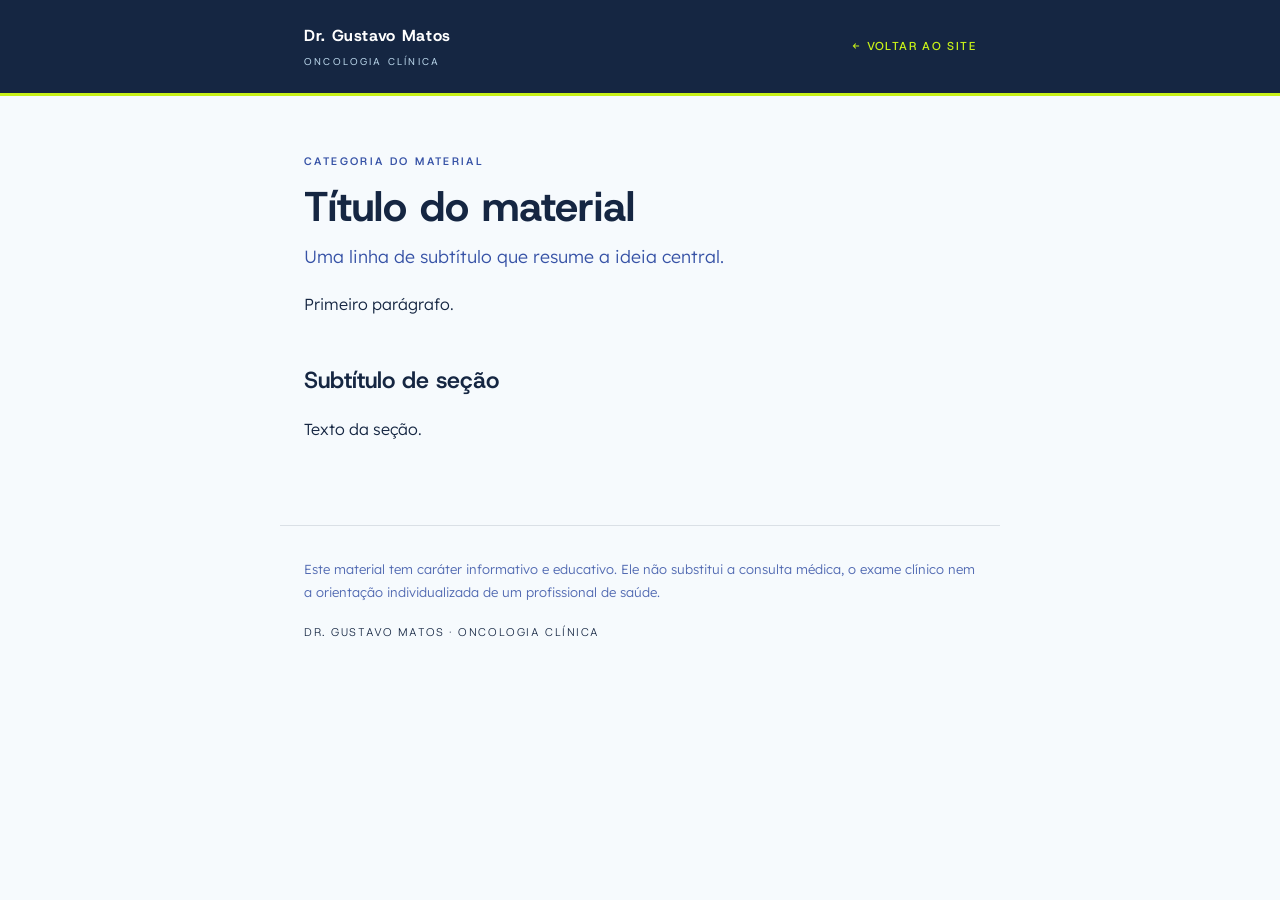
<file: _modelo.html>
<!DOCTYPE html>
<html lang="pt-BR">
<head>
  <meta charset="UTF-8" />
  <meta name="viewport" content="width=device-width, initial-scale=1.0" />
  <!-- TÍTULO: ajuste para o tema do material -->
  <title>Título do material | Dr. Gustavo Matos</title>
  <meta name="description" content="Resumo curto do material, em uma frase." />
  <link rel="preconnect" href="https://fonts.googleapis.com" />
  <link rel="preconnect" href="https://fonts.gstatic.com" crossorigin />
  <link href="https://fonts.googleapis.com/css2?family=Host+Grotesk:wght@300;400;500;600;700;800&family=Lexend:wght@300;400;500&display=swap" rel="stylesheet" />
  <link rel="stylesheet" href="estilo-materiais.css" />
</head>
<body>

  <header class="material-header">
    <div class="material-header-inner">
      <a href="../index.html" class="material-marca">
        Dr. Gustavo Matos
        <span>Oncologia Clínica</span>
      </a>
      <a href="../index.html" class="material-voltar">← Voltar ao site</a>
    </div>
  </header>

  <main class="material-artigo">
    <div class="material-eyebrow">Categoria do material</div>
    <h1>Título do material</h1>
    <p class="material-subtitulo">Uma linha de subtítulo que resume a ideia central.</p>

    <!-- ===== CONTEÚDO ===== -->
    <p>Primeiro parágrafo.</p>

    <h2>Subtítulo de seção</h2>
    <p>Texto da seção.</p>
    <!-- ===== FIM DO CONTEÚDO ===== -->
  </main>

  <footer class="material-footer">
    <p class="material-aviso">
      Este material tem caráter informativo e educativo. Ele não substitui a
      consulta médica, o exame clínico nem a orientação individualizada de um
      profissional de saúde.
    </p>
    <p class="material-footer-marca">Dr. Gustavo Matos · Oncologia Clínica</p>
  </footer>

</body>
</html>
</file>
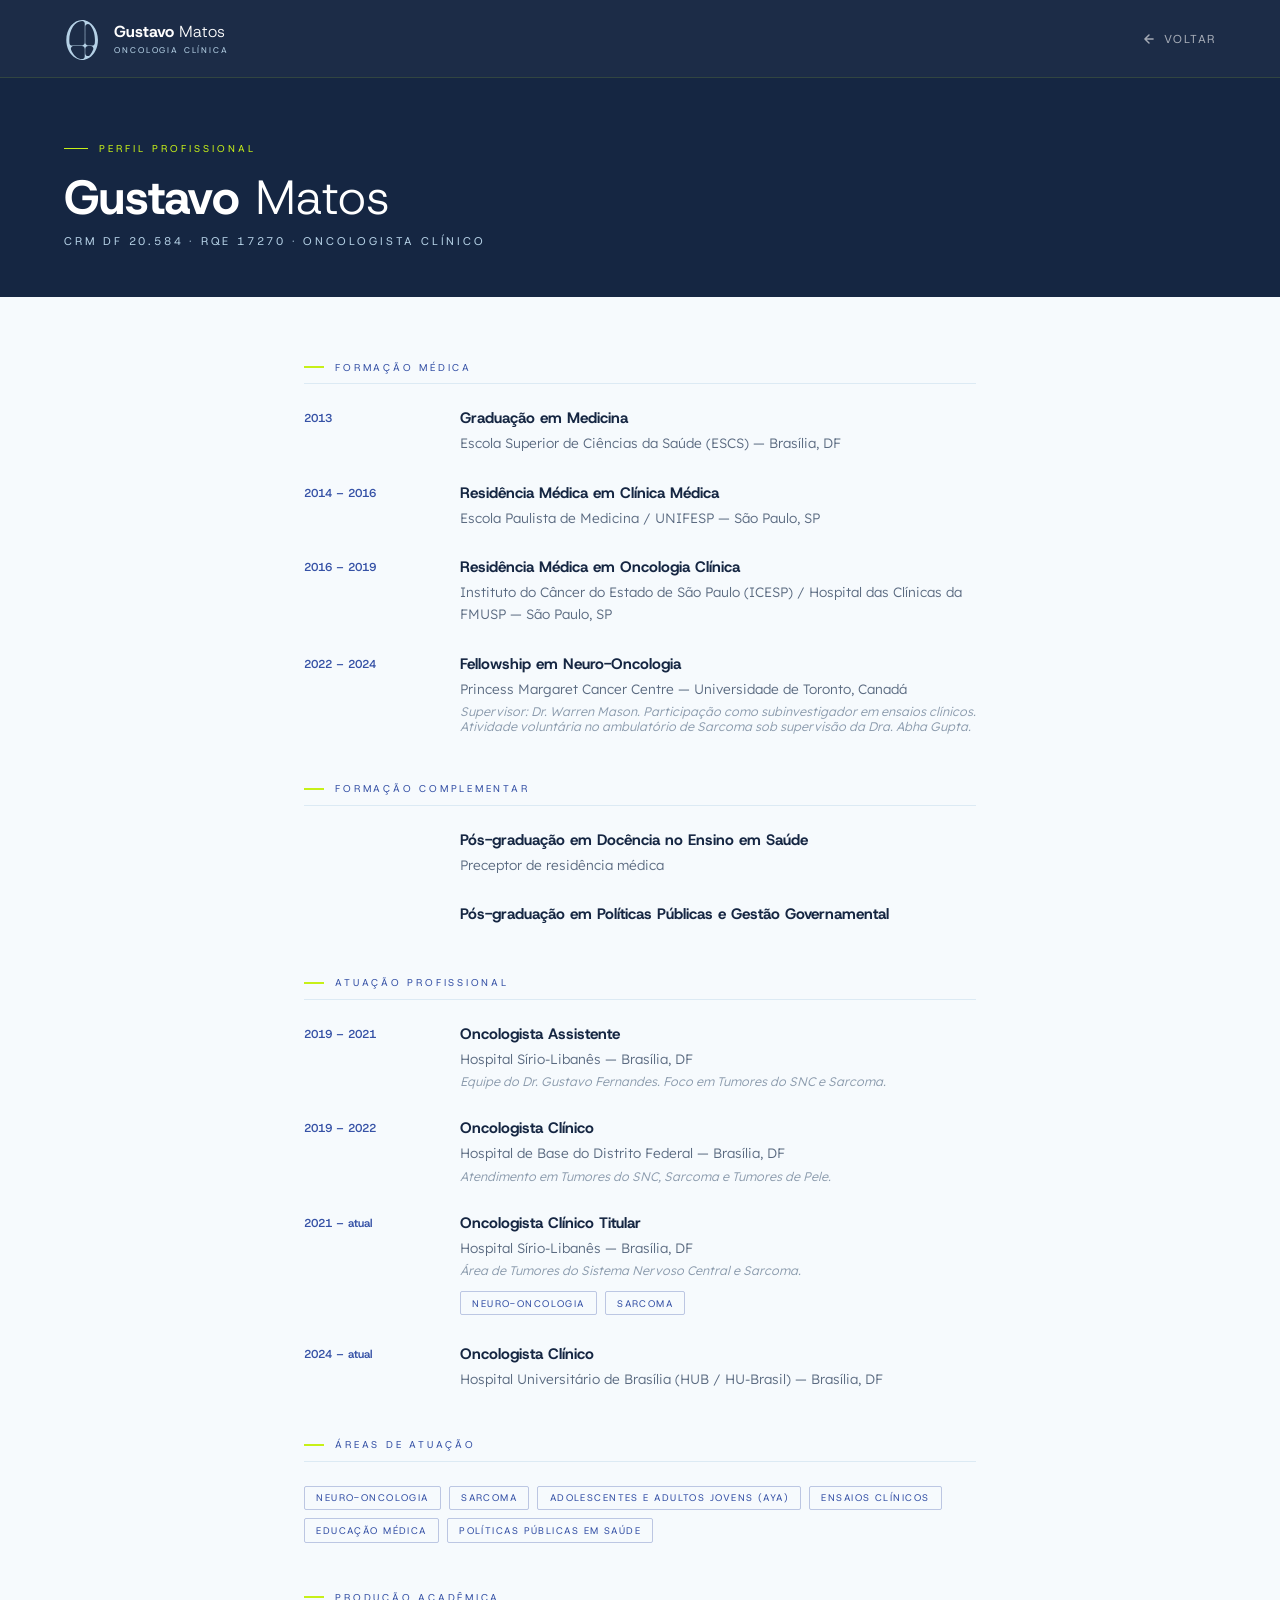
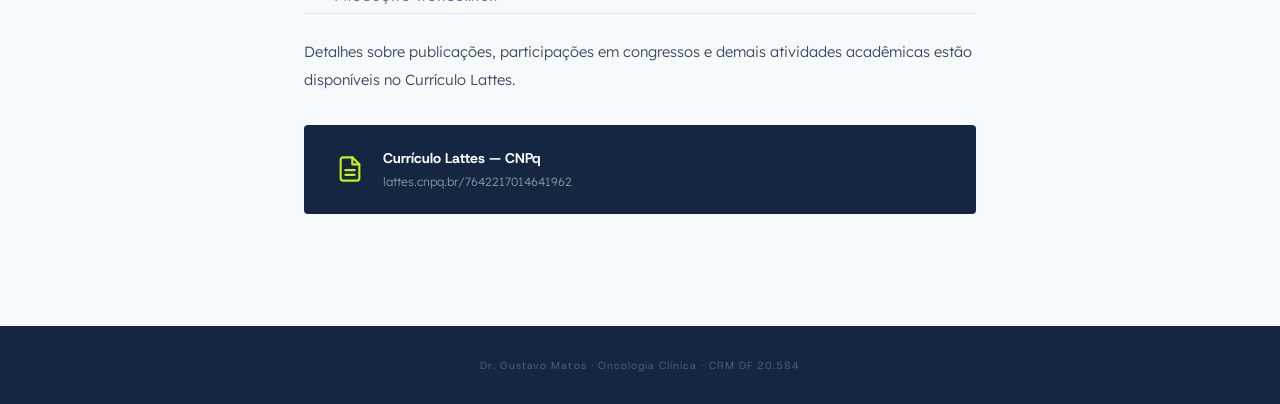
<file: curriculo.html>
<!DOCTYPE html>
<html lang="pt-BR">
<head>
  <meta charset="UTF-8"/>
  <meta name="viewport" content="width=device-width, initial-scale=1.0"/>
  <title>Currículo | Dr. Gustavo Matos · Oncologia Clínica</title>
  <link rel="preconnect" href="https://fonts.googleapis.com"/><link rel="preconnect" href="https://fonts.gstatic.com" crossorigin/><link href="https://fonts.googleapis.com/css2?family=Host+Grotesk:wght@300;400;500;600;700;800&family=Lexend:wght@300;400;500&display=swap" rel="stylesheet"/>
  <style>
    :root {
      --navy: #152642; --blue: #3652A6; --blue-soft: #B5D1E6;
      --off-white: #F6FAFD; --lime: #C7F018; --white: #FFFFFF;
      --font-head: 'Host Grotesk', sans-serif;
      --font-body: 'Lexend', sans-serif;
    }
    *, *::before, *::after { box-sizing: border-box; margin: 0; padding: 0; }
    html { scroll-behavior: smooth; }
    body { font-family: var(--font-body); background: var(--off-white); color: var(--navy); }

    nav {
      position: sticky; top: 0; z-index: 100;
      display: flex; align-items: center; justify-content: space-between;
      padding: 1.1rem 4rem;
      background: rgba(21,38,66,0.97);
      border-bottom: 1px solid rgba(199,240,24,0.12);
    }
    .nav-logo { display:flex; align-items:center; gap:0.9rem; text-decoration:none; }
    .nav-wordmark .name { font-family:var(--font-head); color:#fff; font-size:1rem; }
    .nav-wordmark .name span { font-weight:300; }
    .nav-wordmark .name strong { font-weight:700; }
    .nav-wordmark .specialty { font-family:var(--font-head); font-size:0.52rem; letter-spacing:0.22em; text-transform:uppercase; color:var(--blue-soft); display:block; margin-top:3px; }
    .nav-back { font-family:var(--font-head); font-size:0.72rem; letter-spacing:0.14em; text-transform:uppercase; color:rgba(255,255,255,0.6); text-decoration:none; display:flex; align-items:center; gap:0.5rem; transition:color 0.2s; }
    .nav-back:hover { color:#fff; }

    .page-hero {
      background: var(--navy);
      padding: 4rem 4rem 3rem;
    }
    .page-eyebrow {
      font-family: var(--font-head);
      font-size: 0.62rem; letter-spacing: 0.3em; text-transform: uppercase;
      color: var(--lime); margin-bottom: 1rem;
      display: flex; align-items: center; gap: 0.7rem;
    }
    .page-eyebrow::before { content:''; width:24px; height:1px; background:var(--lime); }
    .page-title {
      font-family: var(--font-head);
      font-size: clamp(2rem, 4vw, 3rem);
      font-weight: 800; color: #fff; line-height: 1.1;
    }
    .page-title span { font-weight: 300; }
    .page-subtitle {
      font-family: var(--font-head);
      font-size: 0.7rem; letter-spacing: 0.25em; text-transform: uppercase;
      color: var(--blue-soft); margin-top: 0.6rem;
    }

    .cv-body {
      max-width: 800px;
      margin: 0 auto;
      padding: 4rem;
    }

    .cv-section { margin-bottom: 3rem; }
    .cv-section-title {
      font-family: var(--font-head);
      font-size: 0.62rem; letter-spacing: 0.28em; text-transform: uppercase;
      color: var(--blue); margin-bottom: 1.5rem;
      display: flex; align-items: center; gap: 0.7rem;
      padding-bottom: 0.6rem;
      border-bottom: 1px solid rgba(181,209,230,0.4);
    }
    .cv-section-title::before { content:''; width:20px; height:2px; background:var(--lime); }

    .cv-item { display: grid; grid-template-columns: 140px 1fr; gap: 1rem; margin-bottom: 1.8rem; }
    .cv-year {
      font-family: var(--font-head);
      font-size: 0.72rem; font-weight: 600;
      color: var(--blue); line-height: 1.5;
      padding-top: 2px;
    }
    .cv-content-title {
      font-family: var(--font-head);
      font-size: 0.95rem; font-weight: 700;
      color: var(--navy); margin-bottom: 0.25rem;
    }
    .cv-content-sub {
      font-family: var(--font-body);
      font-size: 0.85rem; font-weight: 300;
      color: #5a6a80; line-height: 1.6;
    }
    .cv-content-note {
      font-family: var(--font-body);
      font-size: 0.78rem; font-weight: 300;
      color: #8a9aac; margin-top: 0.3rem;
      font-style: italic;
    }

    .cv-text {
      font-family: var(--font-body);
      font-size: 0.92rem; font-weight: 300;
      color: #3a4a60; line-height: 1.85;
      margin-bottom: 1rem;
    }
    .cv-text strong { font-weight: 600; color: var(--navy); }

    .lattes-box {
      background: var(--navy);
      border-radius: 4px;
      padding: 1.5rem 2rem;
      display: flex; align-items: center; gap: 1.2rem;
      margin-top: 2rem; text-decoration: none;
      transition: opacity 0.2s;
    }
    .lattes-box:hover { opacity: 0.88; }
    .lattes-box svg { flex-shrink: 0; color: var(--lime); }
    .lattes-box-text strong {
      display: block;
      font-family: var(--font-head); font-size: 0.88rem; font-weight: 700;
      color: #fff; margin-bottom: 3px;
    }
    .lattes-box-text span {
      font-family: var(--font-body); font-size: 0.75rem; font-weight: 300;
      color: rgba(255,255,255,0.5);
    }

    .tag-list { display: flex; flex-wrap: wrap; gap: 0.5rem; margin-top: 0.8rem; }
    .tag {
      font-family: var(--font-head); font-size: 0.6rem; letter-spacing: 0.15em;
      text-transform: uppercase; color: var(--blue);
      border: 1px solid rgba(54,82,166,0.3);
      padding: 0.3rem 0.7rem; border-radius: 2px;
    }

    footer { background: var(--navy); padding: 2rem 4rem; text-align: center; }
    footer p { font-family: var(--font-head); font-size: 0.65rem; letter-spacing: 0.1em; color: rgba(255,255,255,0.25); }

    @media(max-width:768px){
      nav { padding: 1rem 1.5rem; }
      .page-hero { padding: 3rem 1.5rem 2rem; }
      .cv-body { padding: 2.5rem 1.5rem; }
      .cv-item { grid-template-columns: 1fr; gap: 0.3rem; }
      .cv-year { font-size: 0.68rem; color: var(--blue); }
      footer { padding: 1.5rem; }
    }
</style>
</head>
<body>

  <nav>
    <a href="index.html" class="nav-logo">
      <svg width="36" height="42" viewBox="160 390 175 210" xmlns="http://www.w3.org/2000/svg">
  <path transform="matrix(1,0,0,-1,264.0184,567.4787)" d="M0 0V22.743C0 30.715 6.46 37.174 14.431 37.174H27.355C36.528 37.174 42.883 27.944 39.535 19.407 35.229 8.439 29.503-1.137 22.726-8.762 14.8-17.698 0-11.943 0 0M0 134.952C0 146.987 14.887 152.598 22.859 143.575 38.282 126.114 48.263 98.499 48.263 67.479 48.263 62.11 47.963 56.846 47.391 51.714 46.646 45.088 41.076 40.06 34.409 40.06H14.431C6.46 40.06 0 46.519 0 54.491ZM-2.886 54.491C-2.886 46.519-9.345 40.06-17.317 40.06H-66.151C-72.824 40.06-78.394 45.088-79.139 51.714-79.71 56.846-80.01 62.11-80.01 67.479-80.01 120.157-51.235 163.011-15.874 163.011H-15.741C-8.606 162.988-2.886 157.088-2.886 149.954ZM-2.886-14.997C-2.886-22.131-8.606-28.03-15.741-28.054H-15.874C-39.448-28.054-60.09-9.011-71.231 19.291-74.613 27.875-68.327 37.174-59.103 37.174H-17.317C-9.345 37.174-2.886 30.715-2.886 22.743ZM40.222 138.063C29.064 152.205 15.152 161.614 0 165.481-.958 165.73-1.922 165.949-2.886 166.151-7.14 167.028-11.475 167.479-15.874 167.479-59.53 167.479-95.047 122.622-95.047 67.479-95.047 58.076-94.025 48.869-92.051 40.06-91.832 39.09-91.607 38.132-91.37 37.174-87.601 22.148-81.02 8.376-71.969-3.105-57.007-22.073-37.087-32.521-15.874-32.521-11.452-32.521-7.111-32.06-2.886-31.176-1.916-30.974-.958-30.749 0-30.501 28.186-23.228 50.964 3.019 59.582 37.174 59.825 38.126 60.055 39.09 60.275 40.06 62.243 48.776 63.3 57.977 63.3 67.479 63.3 94.13 55.103 119.193 40.222 138.063" fill="#B5D1E6"/>
</svg>
      <div class="nav-wordmark">
        <div class="name"><strong>Gustavo</strong> <span>Matos</span></div>
        <div class="specialty">Oncologia Clínica</div>
      </div>
    </a>
    <a href="index.html" class="nav-back">
      <svg width="14" height="14" viewBox="0 0 24 24" fill="none" stroke="currentColor" stroke-width="2.5" stroke-linecap="round" stroke-linejoin="round"><path d="M19 12H5M12 19l-7-7 7-7"/></svg>
      Voltar
    </a>
  </nav>

  <div class="page-hero">
    <div class="page-eyebrow">Perfil Profissional</div>
    <h1 class="page-title"><strong>Gustavo</strong> <span>Matos</span></h1>
    <div class="page-subtitle">CRM DF 20.584 · RQE 17270 · Oncologista Clínico</div>
  </div>

  <div class="cv-body">

    <!-- FORMAÇÃO -->
    <div class="cv-section">
      <div class="cv-section-title">Formação Médica</div>

      <div class="cv-item">
        <div class="cv-year">2013</div>
        <div>
          <div class="cv-content-title">Graduação em Medicina</div>
          <div class="cv-content-sub">Escola Superior de Ciências da Saúde (ESCS) — Brasília, DF</div>
        </div>
      </div>

      <div class="cv-item">
        <div class="cv-year">2014 – 2016</div>
        <div>
          <div class="cv-content-title">Residência Médica em Clínica Médica</div>
          <div class="cv-content-sub">Escola Paulista de Medicina / UNIFESP — São Paulo, SP</div>
        </div>
      </div>

      <div class="cv-item">
        <div class="cv-year">2016 – 2019</div>
        <div>
          <div class="cv-content-title">Residência Médica em Oncologia Clínica</div>
          <div class="cv-content-sub">Instituto do Câncer do Estado de São Paulo (ICESP) / Hospital das Clínicas da FMUSP — São Paulo, SP</div>
        </div>
      </div>

      <div class="cv-item">
        <div class="cv-year">2022 – 2024</div>
        <div>
          <div class="cv-content-title">Fellowship em Neuro-Oncologia</div>
          <div class="cv-content-sub">Princess Margaret Cancer Centre — Universidade de Toronto, Canadá</div>
          <div class="cv-content-note">Supervisor: Dr. Warren Mason. Participação como subinvestigador em ensaios clínicos. Atividade voluntária no ambulatório de Sarcoma sob supervisão da Dra. Abha Gupta.</div>
        </div>
      </div>
    </div>

    <!-- FORMAÇÃO COMPLEMENTAR -->
    <div class="cv-section">
      <div class="cv-section-title">Formação Complementar</div>

      <div class="cv-item">
        <div class="cv-year"></div>
        <div>
          <div class="cv-content-title">Pós-graduação em Docência no Ensino em Saúde</div>
          <div class="cv-content-sub">Preceptor de residência médica</div>
        </div>
      </div>

      <div class="cv-item">
        <div class="cv-year"></div>
        <div>
          <div class="cv-content-title">Pós-graduação em Políticas Públicas e Gestão Governamental</div>
        </div>
      </div>
    </div>

    <!-- ATUAÇÃO PROFISSIONAL -->
    <div class="cv-section">
      <div class="cv-section-title">Atuação Profissional</div>

      <div class="cv-item">
        <div class="cv-year">2019 – 2021</div>
        <div>
          <div class="cv-content-title">Oncologista Assistente</div>
          <div class="cv-content-sub">Hospital Sírio-Libanês — Brasília, DF</div>
          <div class="cv-content-note">Equipe do Dr. Gustavo Fernandes. Foco em Tumores do SNC e Sarcoma.</div>
        </div>
      </div>

      <div class="cv-item">
        <div class="cv-year">2019 – 2022</div>
        <div>
          <div class="cv-content-title">Oncologista Clínico</div>
          <div class="cv-content-sub">Hospital de Base do Distrito Federal — Brasília, DF</div>
          <div class="cv-content-note">Atendimento em Tumores do SNC, Sarcoma e Tumores de Pele.</div>
        </div>
      </div>

      <div class="cv-item">
        <div class="cv-year">2021 – atual</div>
        <div>
          <div class="cv-content-title">Oncologista Clínico Titular</div>
          <div class="cv-content-sub">Hospital Sírio-Libanês — Brasília, DF</div>
          <div class="cv-content-note">Área de Tumores do Sistema Nervoso Central e Sarcoma.</div>
          <div class="tag-list">
            <span class="tag">Neuro-Oncologia</span>
            <span class="tag">Sarcoma</span>
          </div>
        </div>
      </div>

      <div class="cv-item">
        <div class="cv-year">2024 – atual</div>
        <div>
          <div class="cv-content-title">Oncologista Clínico</div>
          <div class="cv-content-sub">Hospital Universitário de Brasília (HUB / HU-Brasil) — Brasília, DF</div>
        </div>
      </div>
    </div>

    <!-- ÁREAS DE INTERESSE -->
    <div class="cv-section">
      <div class="cv-section-title">Áreas de Atuação</div>
      <div class="tag-list">
        <span class="tag">Neuro-Oncologia</span>
        <span class="tag">Sarcoma</span>
        <span class="tag">Adolescentes e Adultos Jovens (AYA)</span>
        <span class="tag">Ensaios Clínicos</span>
        <span class="tag">Educação Médica</span>
        <span class="tag">Políticas Públicas em Saúde</span>
      </div>
    </div>

    <!-- CURRÍCULO LATTES -->
    <div class="cv-section">
      <div class="cv-section-title">Produção Acadêmica</div>
      <p class="cv-text">Detalhes sobre publicações, participações em congressos e demais atividades acadêmicas estão disponíveis no Currículo Lattes.</p>
      <a href="http://lattes.cnpq.br/7642217014641962" target="_blank" class="lattes-box">
        <svg width="28" height="28" viewBox="0 0 24 24" fill="none" stroke="currentColor" stroke-width="1.8" stroke-linecap="round" stroke-linejoin="round">
          <path d="M14 2H6a2 2 0 00-2 2v16a2 2 0 002 2h12a2 2 0 002-2V8z"/>
          <polyline points="14 2 14 8 20 8"/>
          <line x1="16" y1="13" x2="8" y2="13"/>
          <line x1="16" y1="17" x2="8" y2="17"/>
        </svg>
        <div class="lattes-box-text">
          <strong>Currículo Lattes — CNPq</strong>
          <span>lattes.cnpq.br/7642217014641962</span>
        </div>
      </a>
    </div>

  </div>

  <footer>
    <p>Dr. Gustavo Matos · Oncologia Clínica · CRM DF 20.584</p>
  </footer>

</body>
</html>
</file>
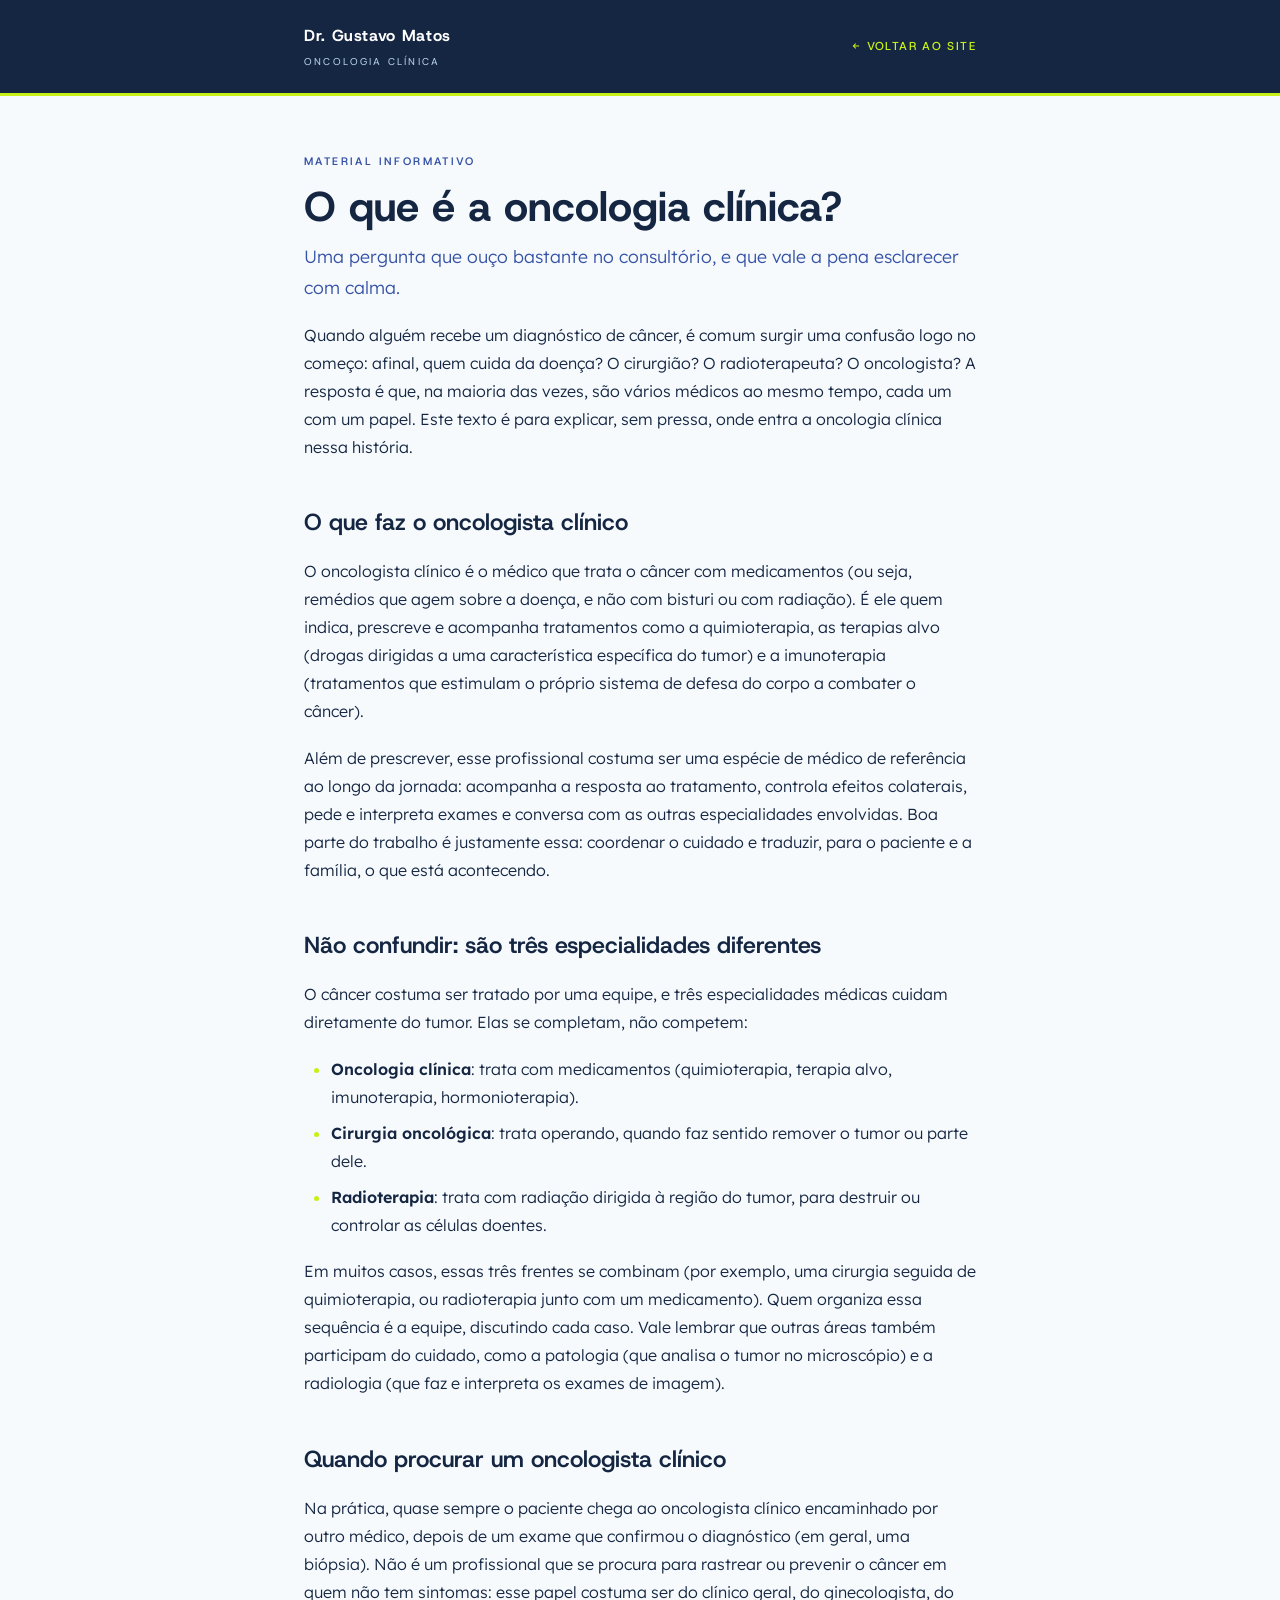
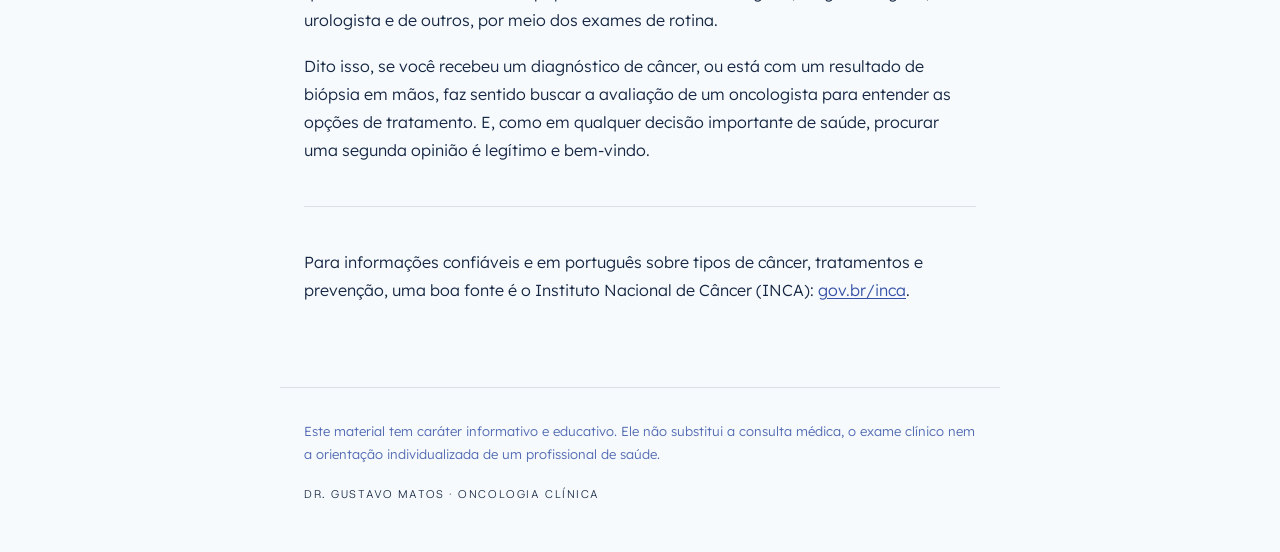
<file: exemplo.html>
<!DOCTYPE html>
<html lang="pt-BR">
<head>
  <meta charset="UTF-8" />
  <meta name="viewport" content="width=device-width, initial-scale=1.0" />
  <title>O que é a oncologia clínica? | Dr. Gustavo Matos</title>
  <meta name="description" content="Uma explicação simples sobre o que faz o oncologista clínico, como ele se diferencia do cirurgião e do radioterapeuta, e quando procurar esse profissional." />
  <link rel="preconnect" href="https://fonts.googleapis.com" />
  <link rel="preconnect" href="https://fonts.gstatic.com" crossorigin />
  <link href="https://fonts.googleapis.com/css2?family=Host+Grotesk:wght@300;400;500;600;700;800&family=Lexend:wght@300;400;500&display=swap" rel="stylesheet" />
  <link rel="stylesheet" href="estilo-materiais.css" />
</head>
<body>

  <header class="material-header">
    <div class="material-header-inner">
      <a href="../index.html" class="material-marca">
        Dr. Gustavo Matos
        <span>Oncologia Clínica</span>
      </a>
      <a href="../index.html" class="material-voltar">← Voltar ao site</a>
    </div>
  </header>

  <main class="material-artigo">
    <div class="material-eyebrow">Material informativo</div>
    <h1>O que é a oncologia clínica?</h1>
    <p class="material-subtitulo">Uma pergunta que ouço bastante no consultório, e que vale a pena esclarecer com calma.</p>

    <p>
      Quando alguém recebe um diagnóstico de câncer, é comum surgir uma confusão
      logo no começo: afinal, quem cuida da doença? O cirurgião? O radioterapeuta?
      O oncologista? A resposta é que, na maioria das vezes, são vários médicos ao
      mesmo tempo, cada um com um papel. Este texto é para explicar, sem pressa,
      onde entra a oncologia clínica nessa história.
    </p>

    <h2>O que faz o oncologista clínico</h2>
    <p>
      O oncologista clínico é o médico que trata o câncer com medicamentos (ou seja,
      remédios que agem sobre a doença, e não com bisturi ou com radiação). É ele
      quem indica, prescreve e acompanha tratamentos como a quimioterapia, as terapias
      alvo (drogas dirigidas a uma característica específica do tumor) e a imunoterapia
      (tratamentos que estimulam o próprio sistema de defesa do corpo a combater o câncer).
    </p>
    <p>
      Além de prescrever, esse profissional costuma ser uma espécie de médico de
      referência ao longo da jornada: acompanha a resposta ao tratamento, controla
      efeitos colaterais, pede e interpreta exames e conversa com as outras
      especialidades envolvidas. Boa parte do trabalho é justamente essa: coordenar
      o cuidado e traduzir, para o paciente e a família, o que está acontecendo.
    </p>

    <h2>Não confundir: são três especialidades diferentes</h2>
    <p>
      O câncer costuma ser tratado por uma equipe, e três especialidades médicas
      cuidam diretamente do tumor. Elas se completam, não competem:
    </p>
    <ul>
      <li>
        <strong>Oncologia clínica</strong>: trata com medicamentos (quimioterapia,
        terapia alvo, imunoterapia, hormonioterapia).
      </li>
      <li>
        <strong>Cirurgia oncológica</strong>: trata operando, quando faz sentido
        remover o tumor ou parte dele.
      </li>
      <li>
        <strong>Radioterapia</strong>: trata com radiação dirigida à região do tumor,
        para destruir ou controlar as células doentes.
      </li>
    </ul>
    <p>
      Em muitos casos, essas três frentes se combinam (por exemplo, uma cirurgia
      seguida de quimioterapia, ou radioterapia junto com um medicamento). Quem organiza
      essa sequência é a equipe, discutindo cada caso. Vale lembrar que outras áreas
      também participam do cuidado, como a patologia (que analisa o tumor no microscópio)
      e a radiologia (que faz e interpreta os exames de imagem).
    </p>

    <h2>Quando procurar um oncologista clínico</h2>
    <p>
      Na prática, quase sempre o paciente chega ao oncologista clínico encaminhado
      por outro médico, depois de um exame que confirmou o diagnóstico (em geral,
      uma biópsia). Não é um profissional que se procura para rastrear ou prevenir
      o câncer em quem não tem sintomas: esse papel costuma ser do clínico geral,
      do ginecologista, do urologista e de outros, por meio dos exames de rotina.
    </p>
    <p>
      Dito isso, se você recebeu um diagnóstico de câncer, ou está com um resultado
      de biópsia em mãos, faz sentido buscar a avaliação de um oncologista para
      entender as opções de tratamento. E, como em qualquer decisão importante de
      saúde, procurar uma segunda opinião é legítimo e bem-vindo.
    </p>

    <hr class="material-sep" />

    <p>
      Para informações confiáveis e em português sobre tipos de câncer, tratamentos
      e prevenção, uma boa fonte é o Instituto Nacional de Câncer (INCA):
      <a href="https://www.gov.br/inca/pt-br" target="_blank" rel="noopener">gov.br/inca</a>.
    </p>
  </main>

  <footer class="material-footer">
    <p class="material-aviso">
      Este material tem caráter informativo e educativo. Ele não substitui a
      consulta médica, o exame clínico nem a orientação individualizada de um
      profissional de saúde.
    </p>
    <p class="material-footer-marca">Dr. Gustavo Matos · Oncologia Clínica</p>
  </footer>

</body>
</html>
</file>
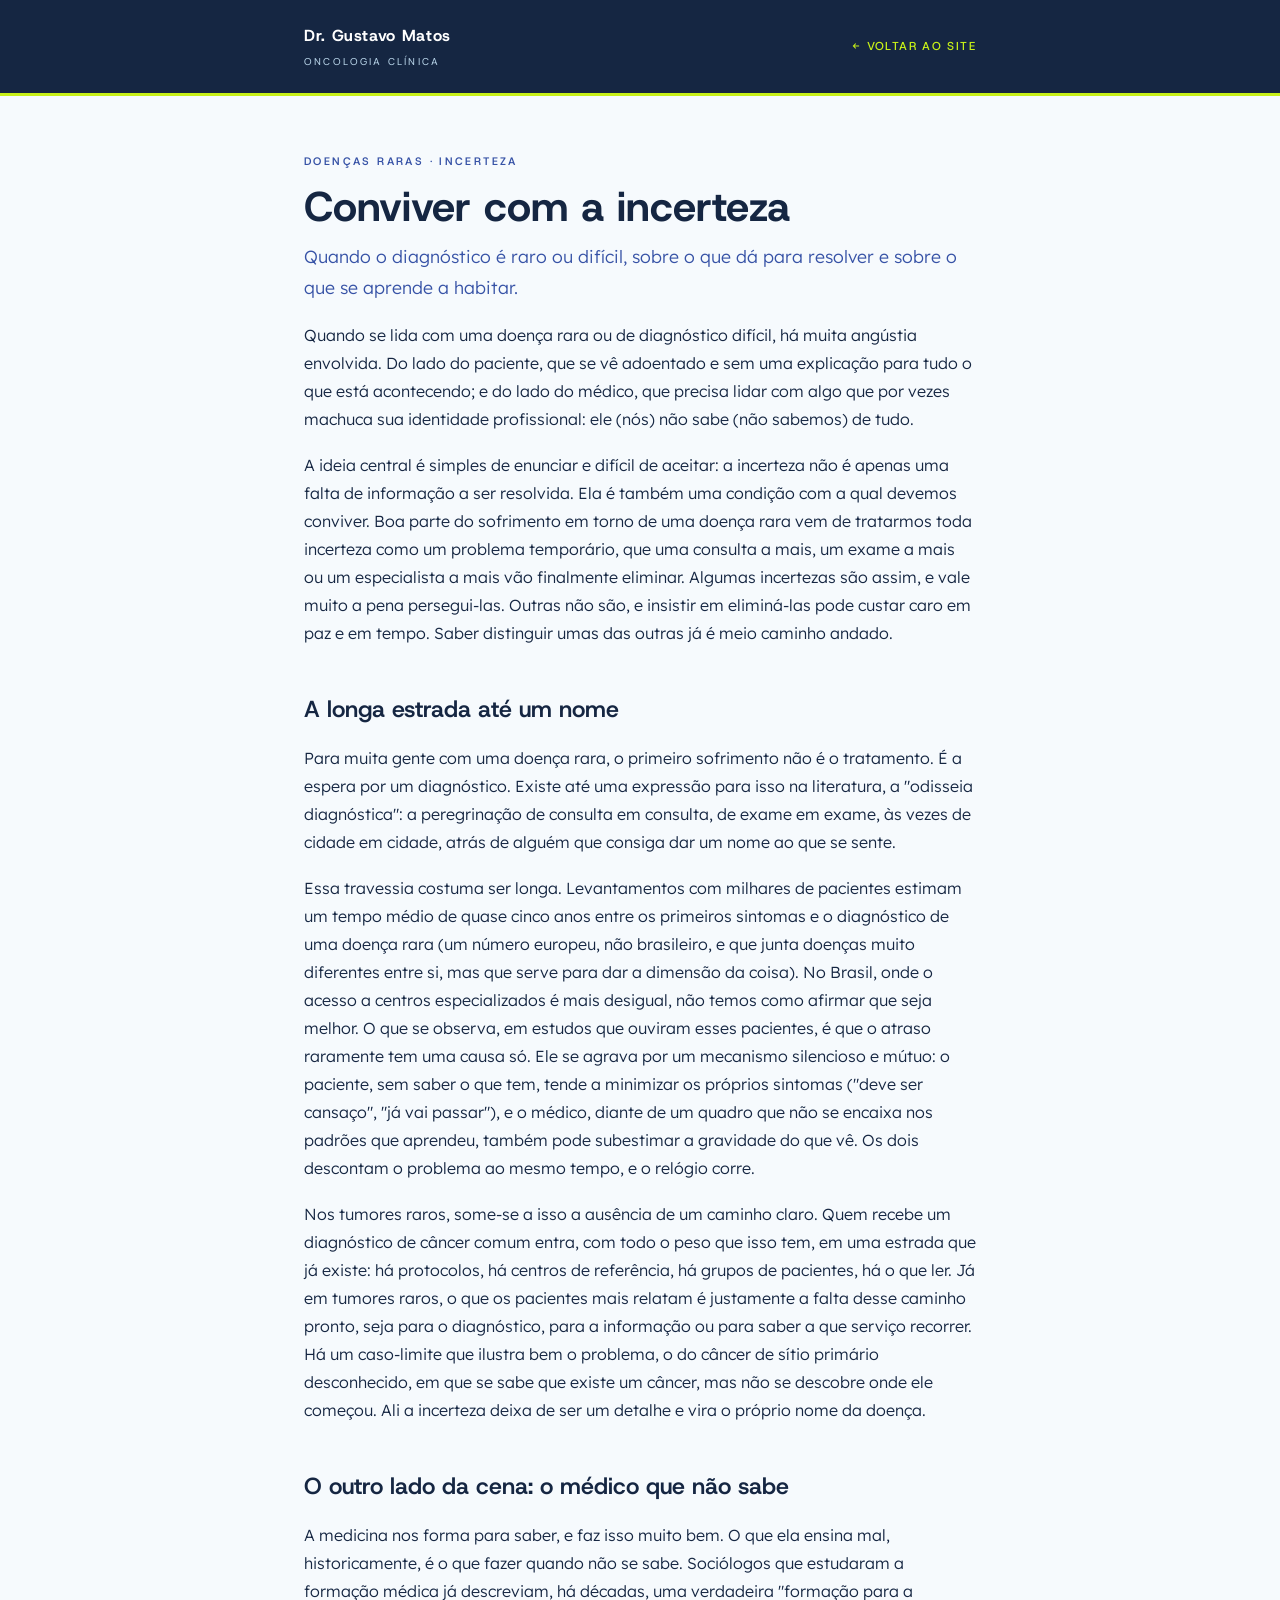
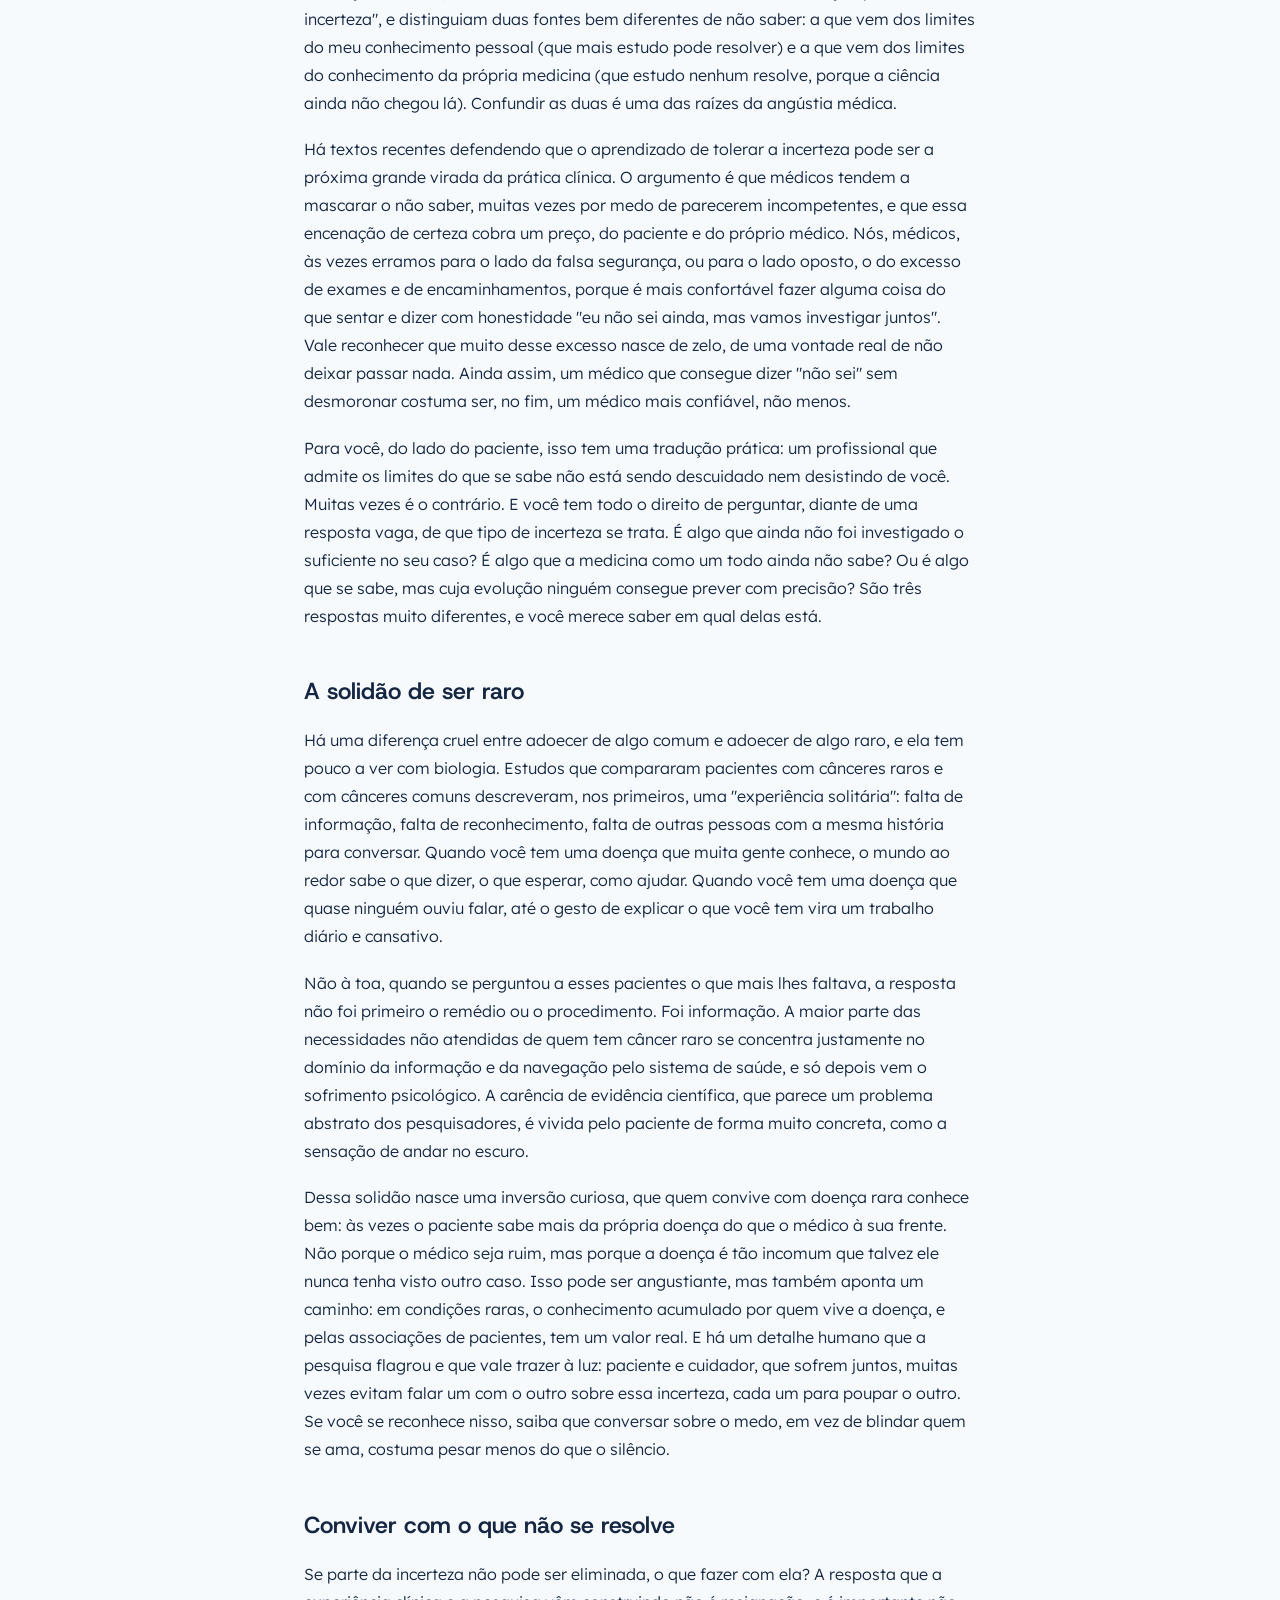
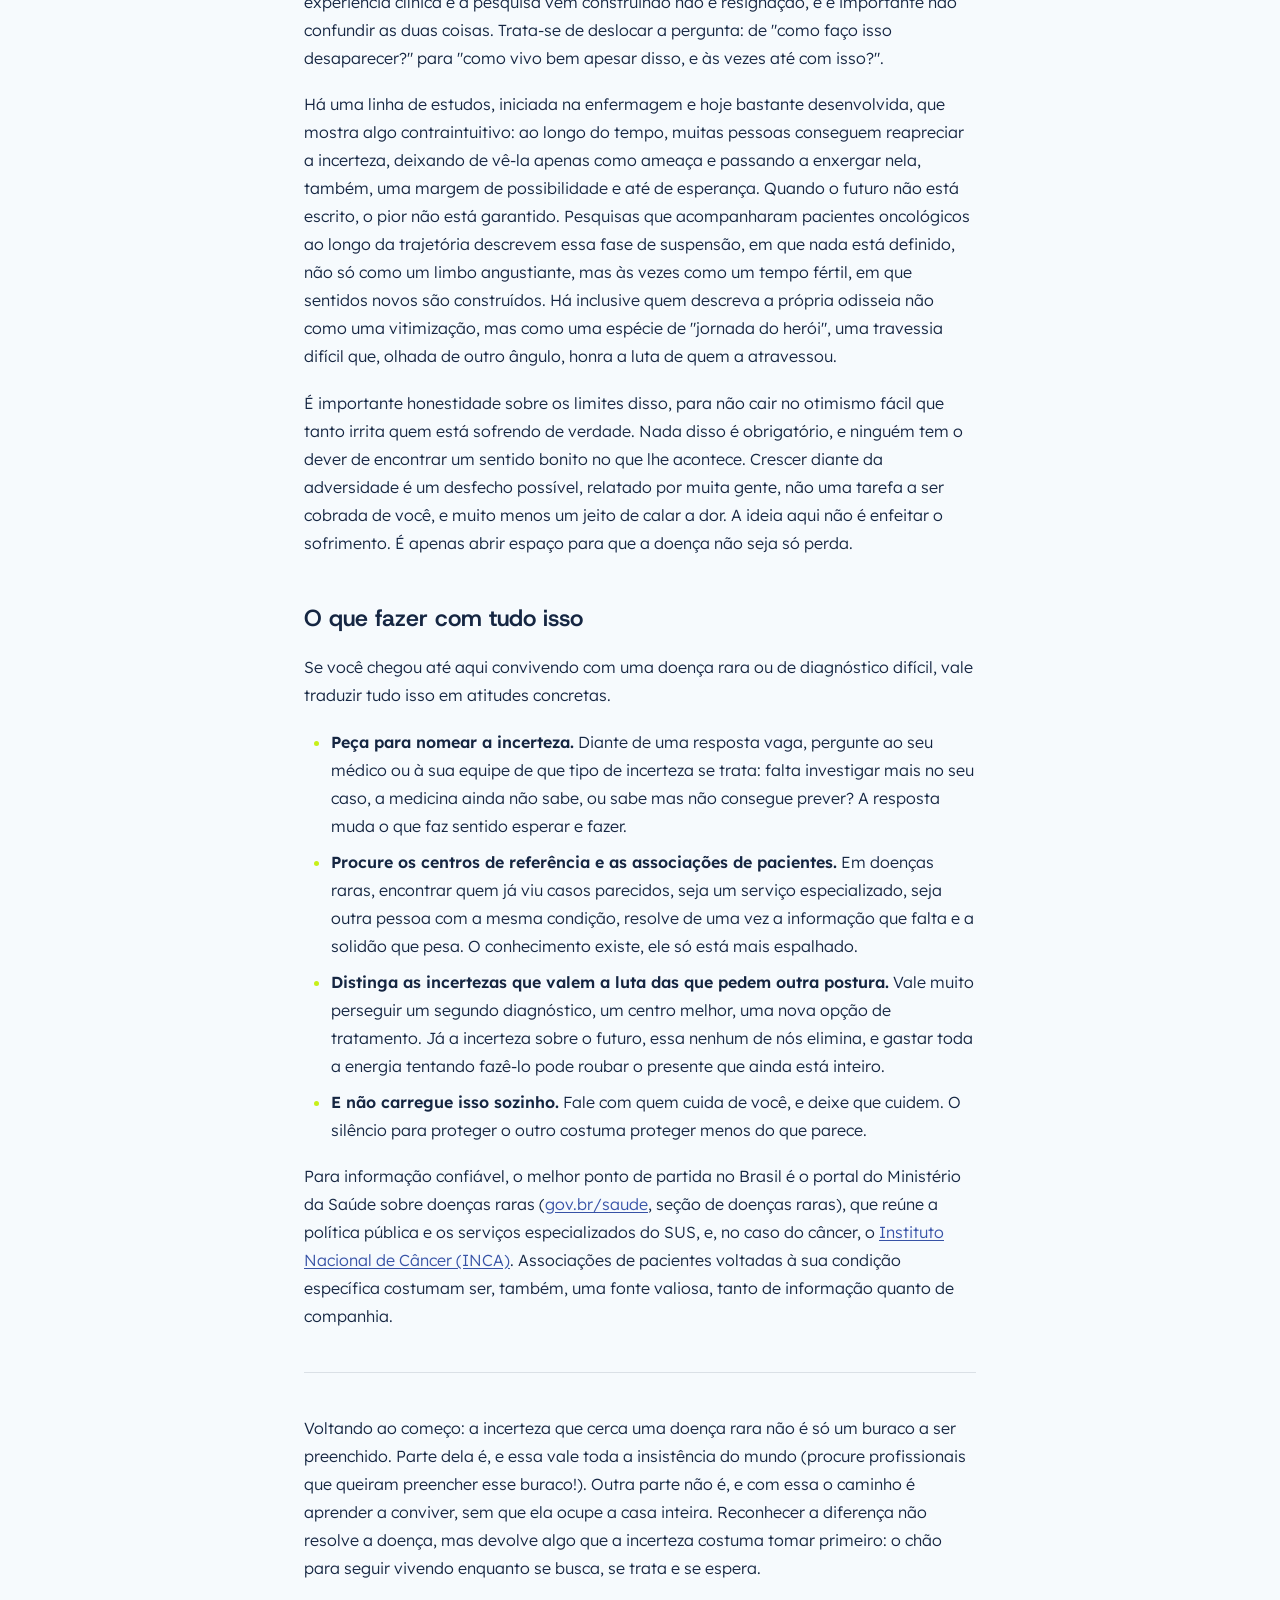
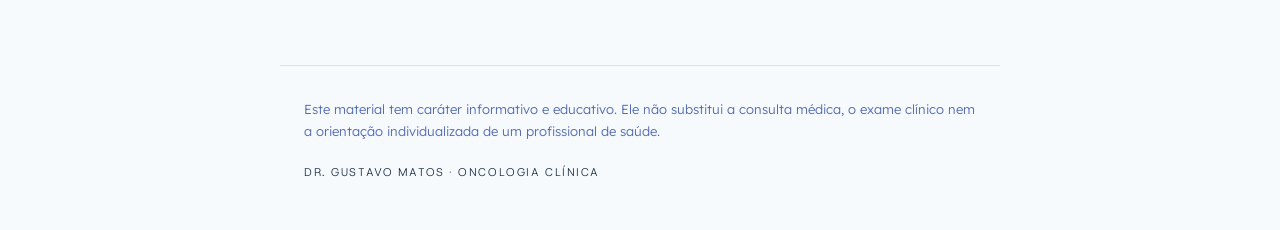
<file: materiais/conviver-incerteza.html>
<!DOCTYPE html>
<html lang="pt-BR">
<head>
  <meta charset="UTF-8" />
  <meta name="viewport" content="width=device-width, initial-scale=1.0" />
  <title>Conviver com a incerteza | Dr. Gustavo Matos</title>
  <meta name="description" content="Quando o diagnóstico é raro ou difícil: o que dá para resolver e o que se aprende a habitar. Orientações para pacientes e familiares." />
  <link rel="preconnect" href="https://fonts.googleapis.com" />
  <link rel="preconnect" href="https://fonts.gstatic.com" crossorigin />
  <link href="https://fonts.googleapis.com/css2?family=Host+Grotesk:wght@300;400;500;600;700;800&family=Lexend:wght@300;400;500&display=swap" rel="stylesheet" />
  <link rel="stylesheet" href="estilo-materiais.css" />
</head>
<body>

  <header class="material-header">
    <div class="material-header-inner">
      <a href="../index.html" class="material-marca">
        Dr. Gustavo Matos
        <span>Oncologia Clínica</span>
      </a>
      <a href="../index.html" class="material-voltar">← Voltar ao site</a>
    </div>
  </header>

  <main class="material-artigo">
    <div class="material-eyebrow">Doenças raras · Incerteza</div>
    <h1>Conviver com a incerteza</h1>
    <p class="material-subtitulo">Quando o diagnóstico é raro ou difícil, sobre o que dá para resolver e sobre o que se aprende a habitar.</p>

    <p>Quando se lida com uma doença rara ou de diagnóstico difícil, há muita angústia envolvida. Do lado do paciente, que se vê adoentado e sem uma explicação para tudo o que está acontecendo; e do lado do médico, que precisa lidar com algo que por vezes machuca sua identidade profissional: ele (nós) não sabe (não sabemos) de tudo.</p>

    <p>A ideia central é simples de enunciar e difícil de aceitar: a incerteza não é apenas uma falta de informação a ser resolvida. Ela é também uma condição com a qual devemos conviver. Boa parte do sofrimento em torno de uma doença rara vem de tratarmos toda incerteza como um problema temporário, que uma consulta a mais, um exame a mais ou um especialista a mais vão finalmente eliminar. Algumas incertezas são assim, e vale muito a pena persegui-las. Outras não são, e insistir em eliminá-las pode custar caro em paz e em tempo. Saber distinguir umas das outras já é meio caminho andado.</p>

    <h2>A longa estrada até um nome</h2>
    <p>Para muita gente com uma doença rara, o primeiro sofrimento não é o tratamento. É a espera por um diagnóstico. Existe até uma expressão para isso na literatura, a "odisseia diagnóstica": a peregrinação de consulta em consulta, de exame em exame, às vezes de cidade em cidade, atrás de alguém que consiga dar um nome ao que se sente.</p>
    <p>Essa travessia costuma ser longa. Levantamentos com milhares de pacientes estimam um tempo médio de quase cinco anos entre os primeiros sintomas e o diagnóstico de uma doença rara (um número europeu, não brasileiro, e que junta doenças muito diferentes entre si, mas que serve para dar a dimensão da coisa). No Brasil, onde o acesso a centros especializados é mais desigual, não temos como afirmar que seja melhor. O que se observa, em estudos que ouviram esses pacientes, é que o atraso raramente tem uma causa só. Ele se agrava por um mecanismo silencioso e mútuo: o paciente, sem saber o que tem, tende a minimizar os próprios sintomas ("deve ser cansaço", "já vai passar"), e o médico, diante de um quadro que não se encaixa nos padrões que aprendeu, também pode subestimar a gravidade do que vê. Os dois descontam o problema ao mesmo tempo, e o relógio corre.</p>
    <p>Nos tumores raros, some-se a isso a ausência de um caminho claro. Quem recebe um diagnóstico de câncer comum entra, com todo o peso que isso tem, em uma estrada que já existe: há protocolos, há centros de referência, há grupos de pacientes, há o que ler. Já em tumores raros, o que os pacientes mais relatam é justamente a falta desse caminho pronto, seja para o diagnóstico, para a informação ou para saber a que serviço recorrer. Há um caso-limite que ilustra bem o problema, o do câncer de sítio primário desconhecido, em que se sabe que existe um câncer, mas não se descobre onde ele começou. Ali a incerteza deixa de ser um detalhe e vira o próprio nome da doença.</p>

    <h2>O outro lado da cena: o médico que não sabe</h2>
    <p>A medicina nos forma para saber, e faz isso muito bem. O que ela ensina mal, historicamente, é o que fazer quando não se sabe. Sociólogos que estudaram a formação médica já descreviam, há décadas, uma verdadeira "formação para a incerteza", e distinguiam duas fontes bem diferentes de não saber: a que vem dos limites do meu conhecimento pessoal (que mais estudo pode resolver) e a que vem dos limites do conhecimento da própria medicina (que estudo nenhum resolve, porque a ciência ainda não chegou lá). Confundir as duas é uma das raízes da angústia médica.</p>
    <p>Há textos recentes defendendo que o aprendizado de tolerar a incerteza pode ser a próxima grande virada da prática clínica. O argumento é que médicos tendem a mascarar o não saber, muitas vezes por medo de parecerem incompetentes, e que essa encenação de certeza cobra um preço, do paciente e do próprio médico. Nós, médicos, às vezes erramos para o lado da falsa segurança, ou para o lado oposto, o do excesso de exames e de encaminhamentos, porque é mais confortável fazer alguma coisa do que sentar e dizer com honestidade "eu não sei ainda, mas vamos investigar juntos". Vale reconhecer que muito desse excesso nasce de zelo, de uma vontade real de não deixar passar nada. Ainda assim, um médico que consegue dizer "não sei" sem desmoronar costuma ser, no fim, um médico mais confiável, não menos.</p>
    <p>Para você, do lado do paciente, isso tem uma tradução prática: um profissional que admite os limites do que se sabe não está sendo descuidado nem desistindo de você. Muitas vezes é o contrário. E você tem todo o direito de perguntar, diante de uma resposta vaga, de que tipo de incerteza se trata. É algo que ainda não foi investigado o suficiente no seu caso? É algo que a medicina como um todo ainda não sabe? Ou é algo que se sabe, mas cuja evolução ninguém consegue prever com precisão? São três respostas muito diferentes, e você merece saber em qual delas está.</p>

    <h2>A solidão de ser raro</h2>
    <p>Há uma diferença cruel entre adoecer de algo comum e adoecer de algo raro, e ela tem pouco a ver com biologia. Estudos que compararam pacientes com cânceres raros e com cânceres comuns descreveram, nos primeiros, uma "experiência solitária": falta de informação, falta de reconhecimento, falta de outras pessoas com a mesma história para conversar. Quando você tem uma doença que muita gente conhece, o mundo ao redor sabe o que dizer, o que esperar, como ajudar. Quando você tem uma doença que quase ninguém ouviu falar, até o gesto de explicar o que você tem vira um trabalho diário e cansativo.</p>
    <p>Não à toa, quando se perguntou a esses pacientes o que mais lhes faltava, a resposta não foi primeiro o remédio ou o procedimento. Foi informação. A maior parte das necessidades não atendidas de quem tem câncer raro se concentra justamente no domínio da informação e da navegação pelo sistema de saúde, e só depois vem o sofrimento psicológico. A carência de evidência científica, que parece um problema abstrato dos pesquisadores, é vivida pelo paciente de forma muito concreta, como a sensação de andar no escuro.</p>
    <p>Dessa solidão nasce uma inversão curiosa, que quem convive com doença rara conhece bem: às vezes o paciente sabe mais da própria doença do que o médico à sua frente. Não porque o médico seja ruim, mas porque a doença é tão incomum que talvez ele nunca tenha visto outro caso. Isso pode ser angustiante, mas também aponta um caminho: em condições raras, o conhecimento acumulado por quem vive a doença, e pelas associações de pacientes, tem um valor real. E há um detalhe humano que a pesquisa flagrou e que vale trazer à luz: paciente e cuidador, que sofrem juntos, muitas vezes evitam falar um com o outro sobre essa incerteza, cada um para poupar o outro. Se você se reconhece nisso, saiba que conversar sobre o medo, em vez de blindar quem se ama, costuma pesar menos do que o silêncio.</p>

    <h2>Conviver com o que não se resolve</h2>
    <p>Se parte da incerteza não pode ser eliminada, o que fazer com ela? A resposta que a experiência clínica e a pesquisa vêm construindo não é resignação, e é importante não confundir as duas coisas. Trata-se de deslocar a pergunta: de "como faço isso desaparecer?" para "como vivo bem apesar disso, e às vezes até com isso?".</p>
    <p>Há uma linha de estudos, iniciada na enfermagem e hoje bastante desenvolvida, que mostra algo contraintuitivo: ao longo do tempo, muitas pessoas conseguem reapreciar a incerteza, deixando de vê-la apenas como ameaça e passando a enxergar nela, também, uma margem de possibilidade e até de esperança. Quando o futuro não está escrito, o pior não está garantido. Pesquisas que acompanharam pacientes oncológicos ao longo da trajetória descrevem essa fase de suspensão, em que nada está definido, não só como um limbo angustiante, mas às vezes como um tempo fértil, em que sentidos novos são construídos. Há inclusive quem descreva a própria odisseia não como uma vitimização, mas como uma espécie de "jornada do herói", uma travessia difícil que, olhada de outro ângulo, honra a luta de quem a atravessou.</p>
    <p>É importante honestidade sobre os limites disso, para não cair no otimismo fácil que tanto irrita quem está sofrendo de verdade. Nada disso é obrigatório, e ninguém tem o dever de encontrar um sentido bonito no que lhe acontece. Crescer diante da adversidade é um desfecho possível, relatado por muita gente, não uma tarefa a ser cobrada de você, e muito menos um jeito de calar a dor. A ideia aqui não é enfeitar o sofrimento. É apenas abrir espaço para que a doença não seja só perda.</p>

    <h2>O que fazer com tudo isso</h2>
    <p>Se você chegou até aqui convivendo com uma doença rara ou de diagnóstico difícil, vale traduzir tudo isso em atitudes concretas.</p>
    <ul>
      <li><strong>Peça para nomear a incerteza.</strong> Diante de uma resposta vaga, pergunte ao seu médico ou à sua equipe de que tipo de incerteza se trata: falta investigar mais no seu caso, a medicina ainda não sabe, ou sabe mas não consegue prever? A resposta muda o que faz sentido esperar e fazer.</li>
      <li><strong>Procure os centros de referência e as associações de pacientes.</strong> Em doenças raras, encontrar quem já viu casos parecidos, seja um serviço especializado, seja outra pessoa com a mesma condição, resolve de uma vez a informação que falta e a solidão que pesa. O conhecimento existe, ele só está mais espalhado.</li>
      <li><strong>Distinga as incertezas que valem a luta das que pedem outra postura.</strong> Vale muito perseguir um segundo diagnóstico, um centro melhor, uma nova opção de tratamento. Já a incerteza sobre o futuro, essa nenhum de nós elimina, e gastar toda a energia tentando fazê-lo pode roubar o presente que ainda está inteiro.</li>
      <li><strong>E não carregue isso sozinho.</strong> Fale com quem cuida de você, e deixe que cuidem. O silêncio para proteger o outro costuma proteger menos do que parece.</li>
    </ul>
    <p>Para informação confiável, o melhor ponto de partida no Brasil é o portal do Ministério da Saúde sobre doenças raras (<a href="https://www.gov.br/saude" target="_blank" rel="noopener">gov.br/saude</a>, seção de doenças raras), que reúne a política pública e os serviços especializados do SUS, e, no caso do câncer, o <a href="https://www.gov.br/inca/pt-br" target="_blank" rel="noopener">Instituto Nacional de Câncer (INCA)</a>. Associações de pacientes voltadas à sua condição específica costumam ser, também, uma fonte valiosa, tanto de informação quanto de companhia.</p>

    <hr class="material-sep" />

    <p>Voltando ao começo: a incerteza que cerca uma doença rara não é só um buraco a ser preenchido. Parte dela é, e essa vale toda a insistência do mundo (procure profissionais que queiram preencher esse buraco!). Outra parte não é, e com essa o caminho é aprender a conviver, sem que ela ocupe a casa inteira. Reconhecer a diferença não resolve a doença, mas devolve algo que a incerteza costuma tomar primeiro: o chão para seguir vivendo enquanto se busca, se trata e se espera.</p>
  </main>

  <footer class="material-footer">
    <p class="material-aviso">
      Este material tem caráter informativo e educativo. Ele não substitui a
      consulta médica, o exame clínico nem a orientação individualizada de um
      profissional de saúde.
    </p>
    <p class="material-footer-marca">Dr. Gustavo Matos · Oncologia Clínica</p>
  </footer>

</body>
</html>
</file>
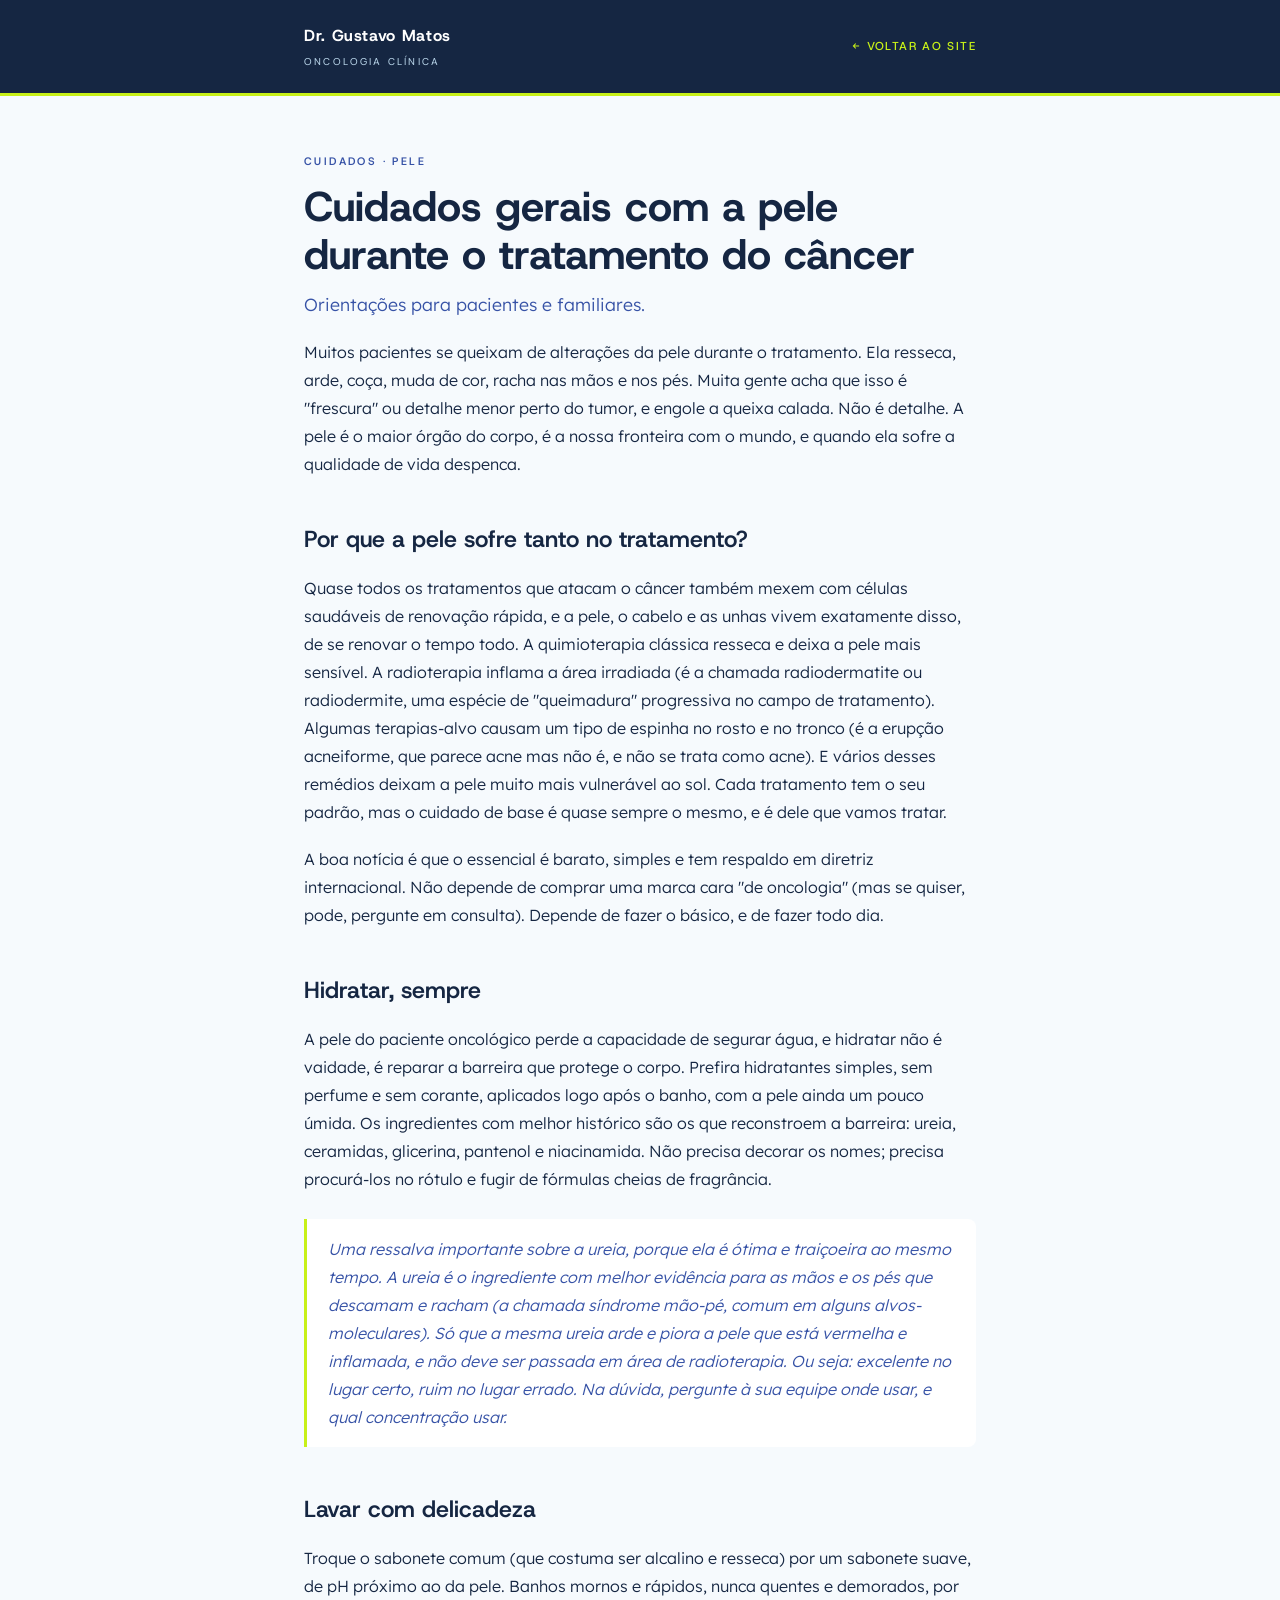
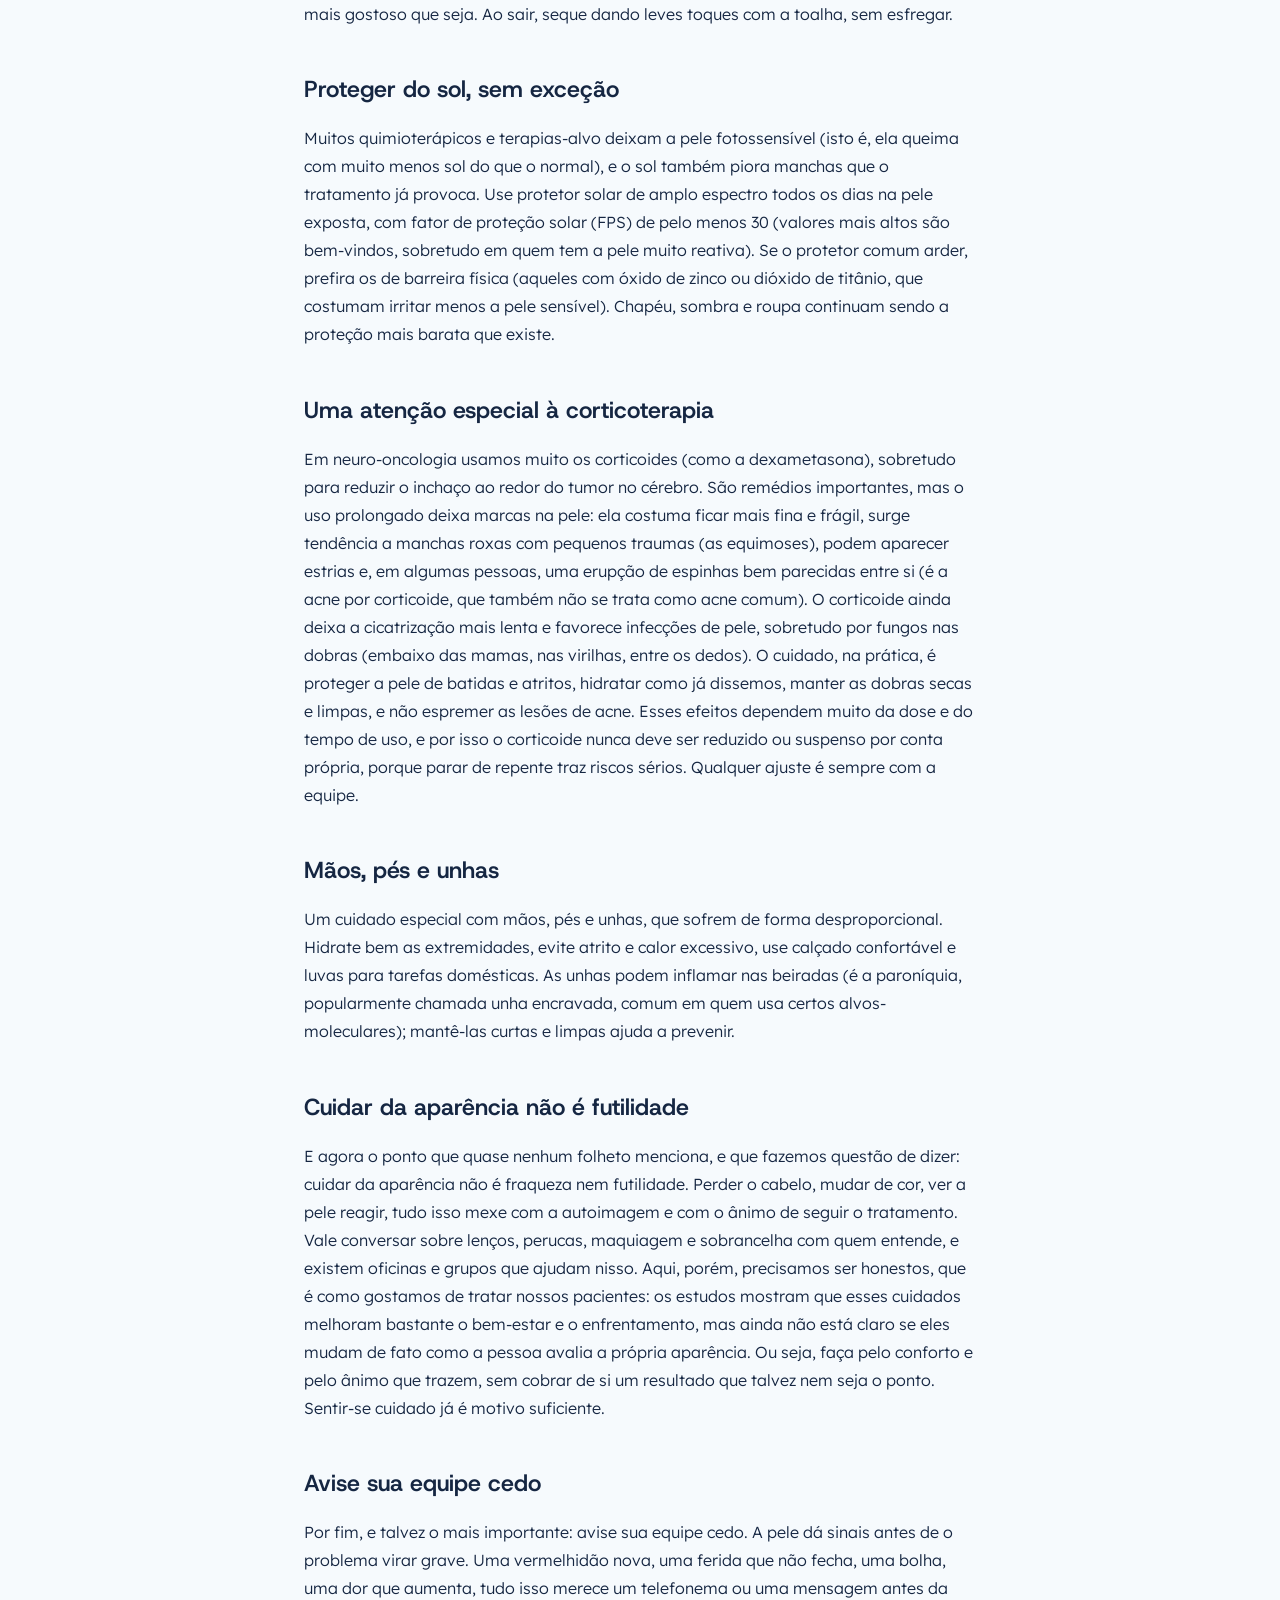
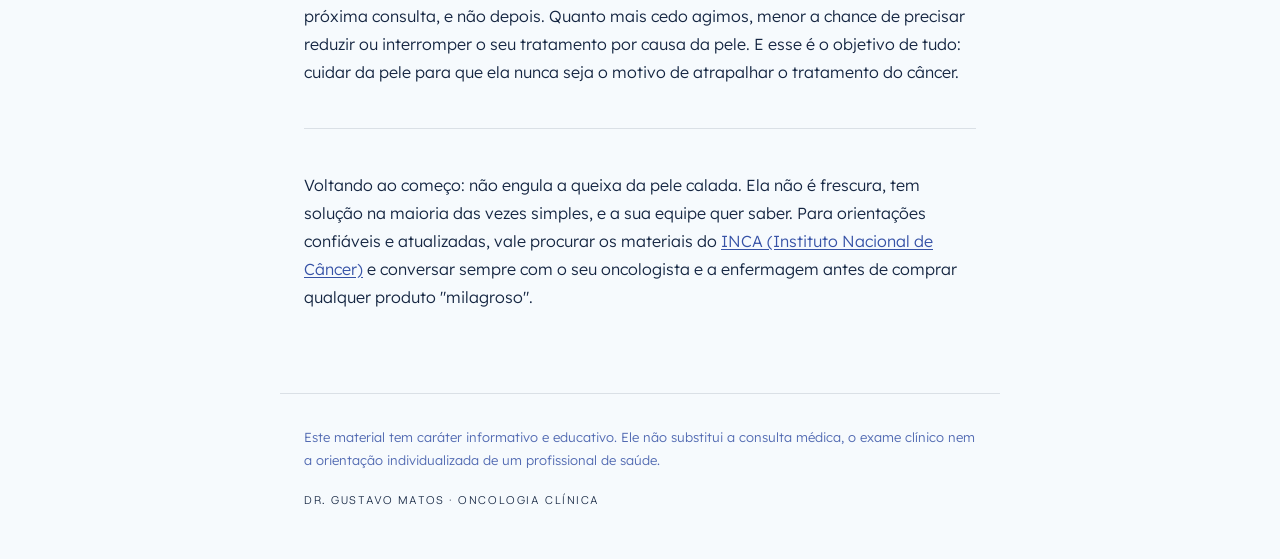
<file: materiais/cuidados-pele.html>
<!DOCTYPE html>
<html lang="pt-BR">
<head>
  <meta charset="UTF-8" />
  <meta name="viewport" content="width=device-width, initial-scale=1.0" />
  <title>Cuidados com a pele durante o tratamento do câncer | Dr. Gustavo Matos</title>
  <meta name="description" content="Como cuidar da pele durante o tratamento oncológico: hidratação, proteção solar, corticoides, mãos, pés e unhas. Orientações simples para pacientes e familiares." />
  <link rel="preconnect" href="https://fonts.googleapis.com" />
  <link rel="preconnect" href="https://fonts.gstatic.com" crossorigin />
  <link href="https://fonts.googleapis.com/css2?family=Host+Grotesk:wght@300;400;500;600;700;800&family=Lexend:wght@300;400;500&display=swap" rel="stylesheet" />
  <link rel="stylesheet" href="estilo-materiais.css" />
</head>
<body>

  <header class="material-header">
    <div class="material-header-inner">
      <a href="../index.html" class="material-marca">
        Dr. Gustavo Matos
        <span>Oncologia Clínica</span>
      </a>
      <a href="../index.html" class="material-voltar">← Voltar ao site</a>
    </div>
  </header>

  <main class="material-artigo">
    <div class="material-eyebrow">Cuidados · Pele</div>
    <h1>Cuidados gerais com a pele durante o tratamento do câncer</h1>
    <p class="material-subtitulo">Orientações para pacientes e familiares.</p>

    <p>Muitos pacientes se queixam de alterações da pele durante o tratamento. Ela resseca, arde, coça, muda de cor, racha nas mãos e nos pés. Muita gente acha que isso é "frescura" ou detalhe menor perto do tumor, e engole a queixa calada. Não é detalhe. A pele é o maior órgão do corpo, é a nossa fronteira com o mundo, e quando ela sofre a qualidade de vida despenca.</p>

    <h2>Por que a pele sofre tanto no tratamento?</h2>
    <p>Quase todos os tratamentos que atacam o câncer também mexem com células saudáveis de renovação rápida, e a pele, o cabelo e as unhas vivem exatamente disso, de se renovar o tempo todo. A quimioterapia clássica resseca e deixa a pele mais sensível. A radioterapia inflama a área irradiada (é a chamada radiodermatite ou radiodermite, uma espécie de "queimadura" progressiva no campo de tratamento). Algumas terapias-alvo causam um tipo de espinha no rosto e no tronco (é a erupção acneiforme, que parece acne mas não é, e não se trata como acne). E vários desses remédios deixam a pele muito mais vulnerável ao sol. Cada tratamento tem o seu padrão, mas o cuidado de base é quase sempre o mesmo, e é dele que vamos tratar.</p>

    <p>A boa notícia é que o essencial é barato, simples e tem respaldo em diretriz internacional. Não depende de comprar uma marca cara "de oncologia" (mas se quiser, pode, pergunte em consulta). Depende de fazer o básico, e de fazer todo dia.</p>

    <h2>Hidratar, sempre</h2>
    <p>A pele do paciente oncológico perde a capacidade de segurar água, e hidratar não é vaidade, é reparar a barreira que protege o corpo. Prefira hidratantes simples, sem perfume e sem corante, aplicados logo após o banho, com a pele ainda um pouco úmida. Os ingredientes com melhor histórico são os que reconstroem a barreira: ureia, ceramidas, glicerina, pantenol e niacinamida. Não precisa decorar os nomes; precisa procurá-los no rótulo e fugir de fórmulas cheias de fragrância.</p>

    <blockquote>Uma ressalva importante sobre a ureia, porque ela é ótima e traiçoeira ao mesmo tempo. A ureia é o ingrediente com melhor evidência para as mãos e os pés que descamam e racham (a chamada síndrome mão-pé, comum em alguns alvos-moleculares). Só que a mesma ureia arde e piora a pele que está vermelha e inflamada, e não deve ser passada em área de radioterapia. Ou seja: excelente no lugar certo, ruim no lugar errado. Na dúvida, pergunte à sua equipe onde usar, e qual concentração usar.</blockquote>

    <h2>Lavar com delicadeza</h2>
    <p>Troque o sabonete comum (que costuma ser alcalino e resseca) por um sabonete suave, de pH próximo ao da pele. Banhos mornos e rápidos, nunca quentes e demorados, por mais gostoso que seja. Ao sair, seque dando leves toques com a toalha, sem esfregar.</p>

    <h2>Proteger do sol, sem exceção</h2>
    <p>Muitos quimioterápicos e terapias-alvo deixam a pele fotossensível (isto é, ela queima com muito menos sol do que o normal), e o sol também piora manchas que o tratamento já provoca. Use protetor solar de amplo espectro todos os dias na pele exposta, com fator de proteção solar (FPS) de pelo menos 30 (valores mais altos são bem-vindos, sobretudo em quem tem a pele muito reativa). Se o protetor comum arder, prefira os de barreira física (aqueles com óxido de zinco ou dióxido de titânio, que costumam irritar menos a pele sensível). Chapéu, sombra e roupa continuam sendo a proteção mais barata que existe.</p>

    <h2>Uma atenção especial à corticoterapia</h2>
    <p>Em neuro-oncologia usamos muito os corticoides (como a dexametasona), sobretudo para reduzir o inchaço ao redor do tumor no cérebro. São remédios importantes, mas o uso prolongado deixa marcas na pele: ela costuma ficar mais fina e frágil, surge tendência a manchas roxas com pequenos traumas (as equimoses), podem aparecer estrias e, em algumas pessoas, uma erupção de espinhas bem parecidas entre si (é a acne por corticoide, que também não se trata como acne comum). O corticoide ainda deixa a cicatrização mais lenta e favorece infecções de pele, sobretudo por fungos nas dobras (embaixo das mamas, nas virilhas, entre os dedos). O cuidado, na prática, é proteger a pele de batidas e atritos, hidratar como já dissemos, manter as dobras secas e limpas, e não espremer as lesões de acne. Esses efeitos dependem muito da dose e do tempo de uso, e por isso o corticoide nunca deve ser reduzido ou suspenso por conta própria, porque parar de repente traz riscos sérios. Qualquer ajuste é sempre com a equipe.</p>

    <h2>Mãos, pés e unhas</h2>
    <p>Um cuidado especial com mãos, pés e unhas, que sofrem de forma desproporcional. Hidrate bem as extremidades, evite atrito e calor excessivo, use calçado confortável e luvas para tarefas domésticas. As unhas podem inflamar nas beiradas (é a paroníquia, popularmente chamada unha encravada, comum em quem usa certos alvos-moleculares); mantê-las curtas e limpas ajuda a prevenir.</p>

    <h2>Cuidar da aparência não é futilidade</h2>
    <p>E agora o ponto que quase nenhum folheto menciona, e que fazemos questão de dizer: cuidar da aparência não é fraqueza nem futilidade. Perder o cabelo, mudar de cor, ver a pele reagir, tudo isso mexe com a autoimagem e com o ânimo de seguir o tratamento. Vale conversar sobre lenços, perucas, maquiagem e sobrancelha com quem entende, e existem oficinas e grupos que ajudam nisso. Aqui, porém, precisamos ser honestos, que é como gostamos de tratar nossos pacientes: os estudos mostram que esses cuidados melhoram bastante o bem-estar e o enfrentamento, mas ainda não está claro se eles mudam de fato como a pessoa avalia a própria aparência. Ou seja, faça pelo conforto e pelo ânimo que trazem, sem cobrar de si um resultado que talvez nem seja o ponto. Sentir-se cuidado já é motivo suficiente.</p>

    <h2>Avise sua equipe cedo</h2>
    <p>Por fim, e talvez o mais importante: avise sua equipe cedo. A pele dá sinais antes de o problema virar grave. Uma vermelhidão nova, uma ferida que não fecha, uma bolha, uma dor que aumenta, tudo isso merece um telefonema ou uma mensagem antes da próxima consulta, e não depois. Quanto mais cedo agimos, menor a chance de precisar reduzir ou interromper o seu tratamento por causa da pele. E esse é o objetivo de tudo: cuidar da pele para que ela nunca seja o motivo de atrapalhar o tratamento do câncer.</p>

    <hr class="material-sep" />

    <p>Voltando ao começo: não engula a queixa da pele calada. Ela não é frescura, tem solução na maioria das vezes simples, e a sua equipe quer saber. Para orientações confiáveis e atualizadas, vale procurar os materiais do <a href="https://www.gov.br/inca/pt-br" target="_blank" rel="noopener">INCA (Instituto Nacional de Câncer)</a> e conversar sempre com o seu oncologista e a enfermagem antes de comprar qualquer produto "milagroso".</p>
  </main>

  <footer class="material-footer">
    <p class="material-aviso">
      Este material tem caráter informativo e educativo. Ele não substitui a
      consulta médica, o exame clínico nem a orientação individualizada de um
      profissional de saúde.
    </p>
    <p class="material-footer-marca">Dr. Gustavo Matos · Oncologia Clínica</p>
  </footer>

</body>
</html>
</file>
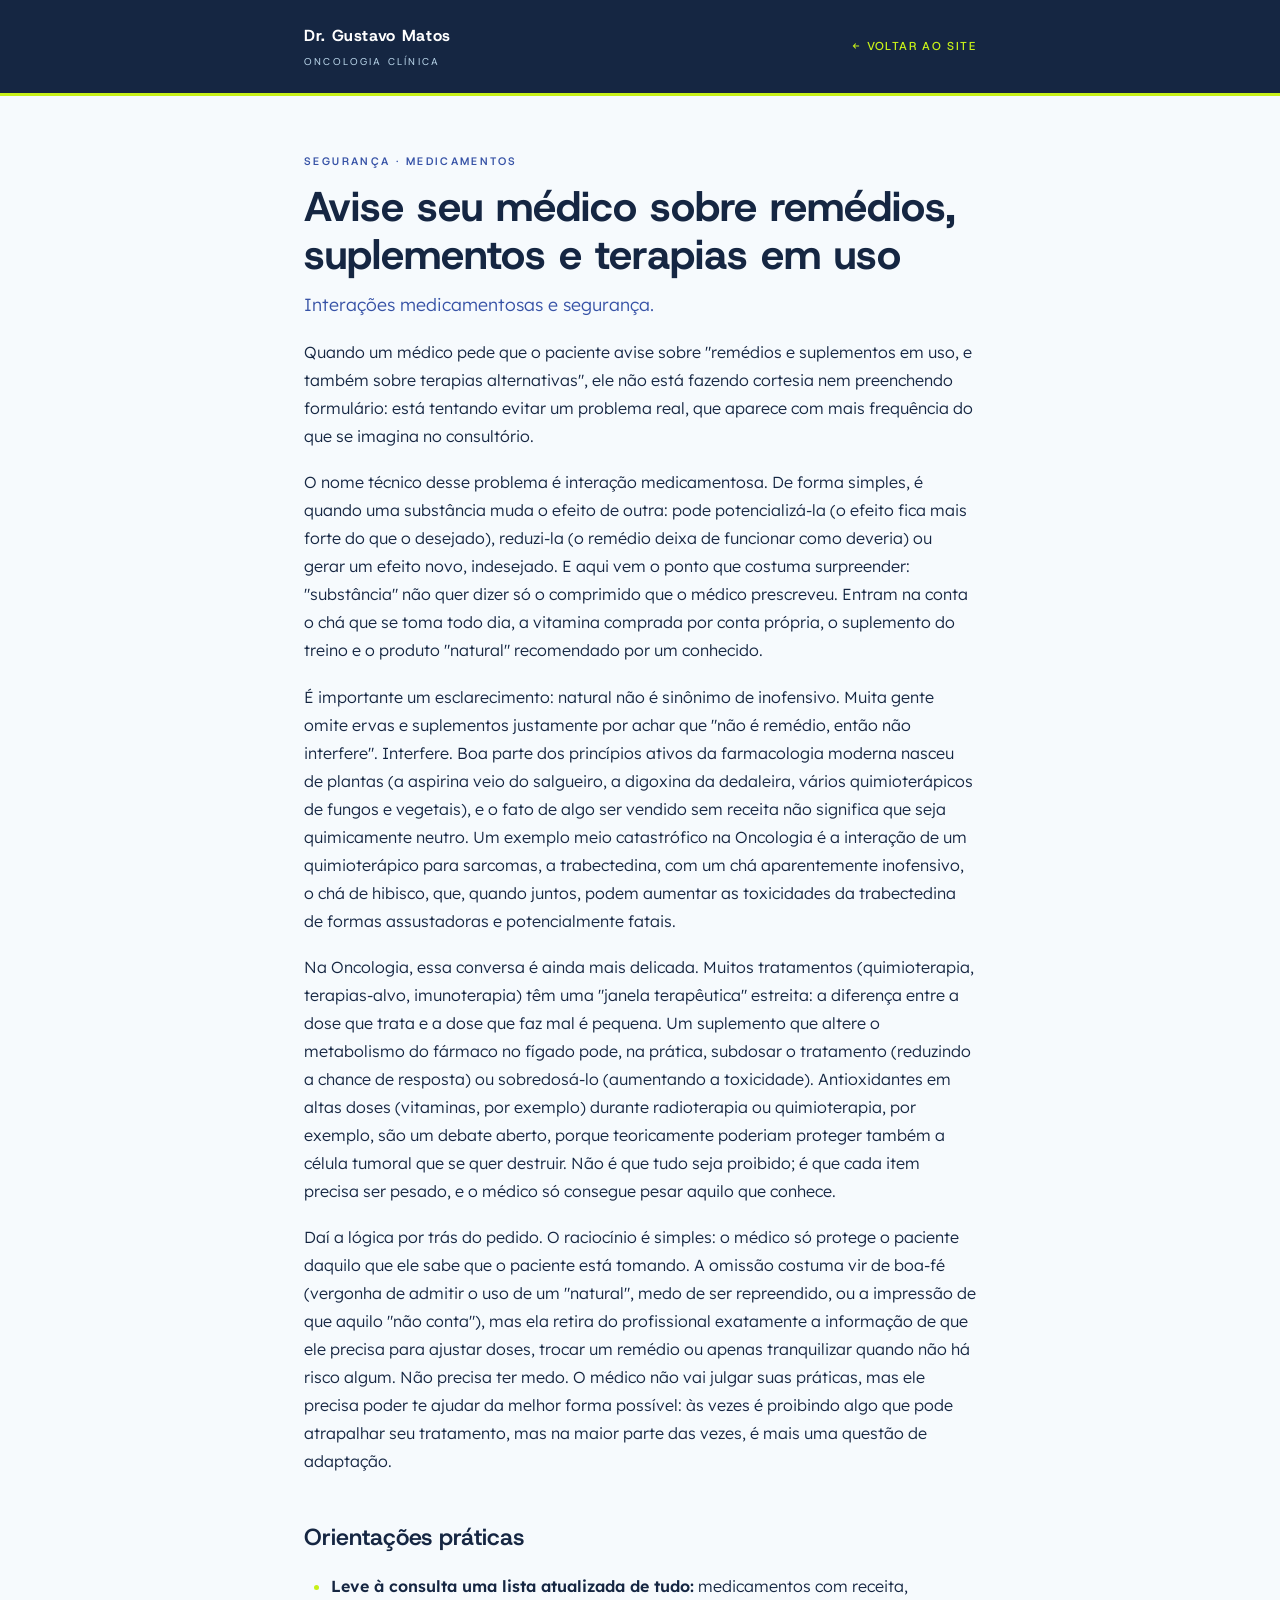
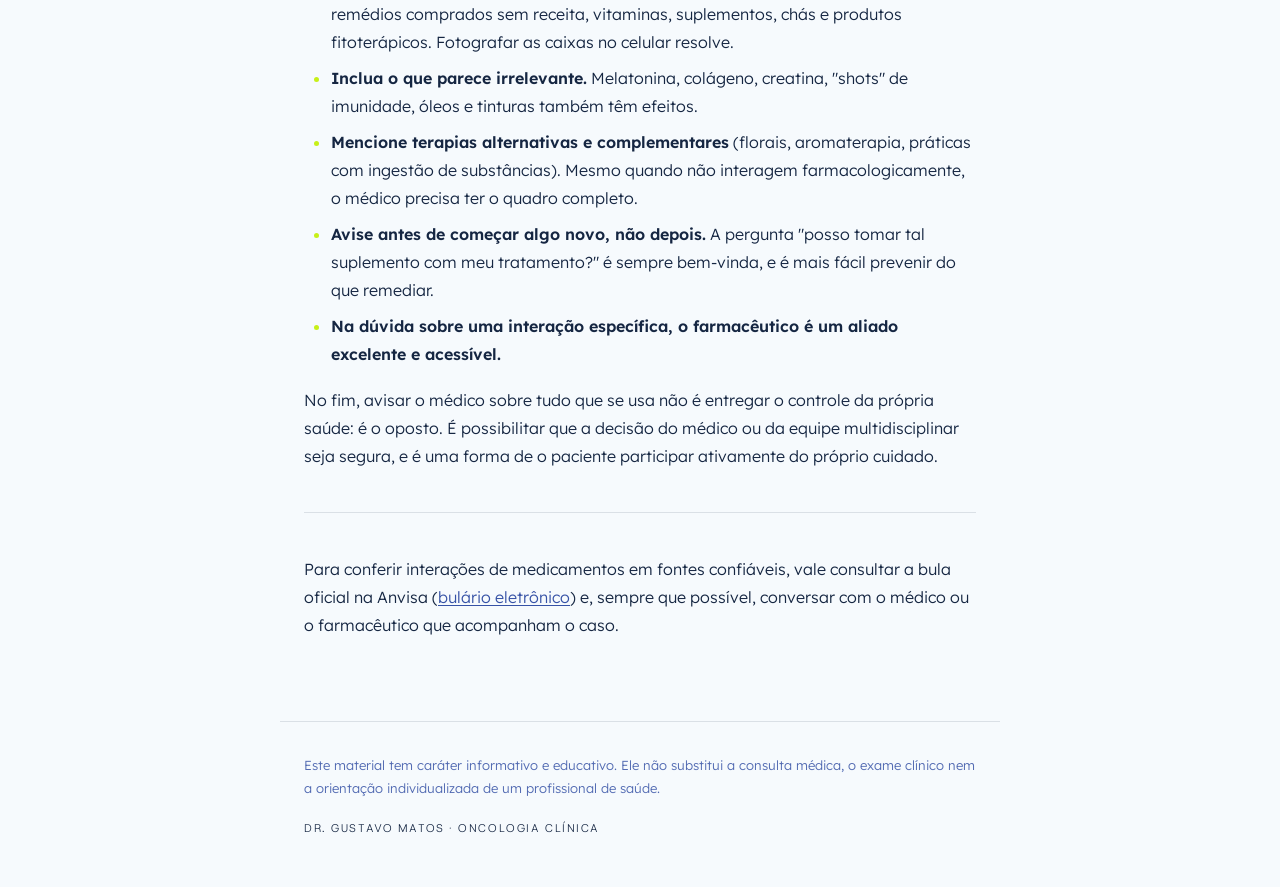
<file: materiais/interacoes-medicamentosas.html>
<!DOCTYPE html>
<html lang="pt-BR">
<head>
  <meta charset="UTF-8" />
  <meta name="viewport" content="width=device-width, initial-scale=1.0" />
  <title>Avise seu médico sobre remédios, suplementos e terapias em uso | Dr. Gustavo Matos</title>
  <meta name="description" content="Interações medicamentosas e segurança: por que o médico precisa saber de todos os remédios, chás e suplementos que você usa, inclusive os naturais." />
  <link rel="preconnect" href="https://fonts.googleapis.com" />
  <link rel="preconnect" href="https://fonts.gstatic.com" crossorigin />
  <link href="https://fonts.googleapis.com/css2?family=Host+Grotesk:wght@300;400;500;600;700;800&family=Lexend:wght@300;400;500&display=swap" rel="stylesheet" />
  <link rel="stylesheet" href="estilo-materiais.css" />
</head>
<body>

  <header class="material-header">
    <div class="material-header-inner">
      <a href="../index.html" class="material-marca">
        Dr. Gustavo Matos
        <span>Oncologia Clínica</span>
      </a>
      <a href="../index.html" class="material-voltar">← Voltar ao site</a>
    </div>
  </header>

  <main class="material-artigo">
    <div class="material-eyebrow">Segurança · Medicamentos</div>
    <h1>Avise seu médico sobre remédios, suplementos e terapias em uso</h1>
    <p class="material-subtitulo">Interações medicamentosas e segurança.</p>

    <p>Quando um médico pede que o paciente avise sobre "remédios e suplementos em uso, e também sobre terapias alternativas", ele não está fazendo cortesia nem preenchendo formulário: está tentando evitar um problema real, que aparece com mais frequência do que se imagina no consultório.</p>

    <p>O nome técnico desse problema é interação medicamentosa. De forma simples, é quando uma substância muda o efeito de outra: pode potencializá-la (o efeito fica mais forte do que o desejado), reduzi-la (o remédio deixa de funcionar como deveria) ou gerar um efeito novo, indesejado. E aqui vem o ponto que costuma surpreender: "substância" não quer dizer só o comprimido que o médico prescreveu. Entram na conta o chá que se toma todo dia, a vitamina comprada por conta própria, o suplemento do treino e o produto "natural" recomendado por um conhecido.</p>

    <p>É importante um esclarecimento: natural não é sinônimo de inofensivo. Muita gente omite ervas e suplementos justamente por achar que "não é remédio, então não interfere". Interfere. Boa parte dos princípios ativos da farmacologia moderna nasceu de plantas (a aspirina veio do salgueiro, a digoxina da dedaleira, vários quimioterápicos de fungos e vegetais), e o fato de algo ser vendido sem receita não significa que seja quimicamente neutro. Um exemplo meio catastrófico na Oncologia é a interação de um quimioterápico para sarcomas, a trabectedina, com um chá aparentemente inofensivo, o chá de hibisco, que, quando juntos, podem aumentar as toxicidades da trabectedina de formas assustadoras e potencialmente fatais.</p>

    <p>Na Oncologia, essa conversa é ainda mais delicada. Muitos tratamentos (quimioterapia, terapias-alvo, imunoterapia) têm uma "janela terapêutica" estreita: a diferença entre a dose que trata e a dose que faz mal é pequena. Um suplemento que altere o metabolismo do fármaco no fígado pode, na prática, subdosar o tratamento (reduzindo a chance de resposta) ou sobredosá-lo (aumentando a toxicidade). Antioxidantes em altas doses (vitaminas, por exemplo) durante radioterapia ou quimioterapia, por exemplo, são um debate aberto, porque teoricamente poderiam proteger também a célula tumoral que se quer destruir. Não é que tudo seja proibido; é que cada item precisa ser pesado, e o médico só consegue pesar aquilo que conhece.</p>

    <p>Daí a lógica por trás do pedido. O raciocínio é simples: o médico só protege o paciente daquilo que ele sabe que o paciente está tomando. A omissão costuma vir de boa-fé (vergonha de admitir o uso de um "natural", medo de ser repreendido, ou a impressão de que aquilo "não conta"), mas ela retira do profissional exatamente a informação de que ele precisa para ajustar doses, trocar um remédio ou apenas tranquilizar quando não há risco algum. Não precisa ter medo. O médico não vai julgar suas práticas, mas ele precisa poder te ajudar da melhor forma possível: às vezes é proibindo algo que pode atrapalhar seu tratamento, mas na maior parte das vezes, é mais uma questão de adaptação.</p>

    <h2>Orientações práticas</h2>
    <ul>
      <li><strong>Leve à consulta uma lista atualizada de tudo:</strong> medicamentos com receita, remédios comprados sem receita, vitaminas, suplementos, chás e produtos fitoterápicos. Fotografar as caixas no celular resolve.</li>
      <li><strong>Inclua o que parece irrelevante.</strong> Melatonina, colágeno, creatina, "shots" de imunidade, óleos e tinturas também têm efeitos.</li>
      <li><strong>Mencione terapias alternativas e complementares</strong> (florais, aromaterapia, práticas com ingestão de substâncias). Mesmo quando não interagem farmacologicamente, o médico precisa ter o quadro completo.</li>
      <li><strong>Avise antes de começar algo novo, não depois.</strong> A pergunta "posso tomar tal suplemento com meu tratamento?" é sempre bem-vinda, e é mais fácil prevenir do que remediar.</li>
      <li><strong>Na dúvida sobre uma interação específica, o farmacêutico é um aliado excelente e acessível.</strong></li>
    </ul>

    <p>No fim, avisar o médico sobre tudo que se usa não é entregar o controle da própria saúde: é o oposto. É possibilitar que a decisão do médico ou da equipe multidisciplinar seja segura, e é uma forma de o paciente participar ativamente do próprio cuidado.</p>

    <hr class="material-sep" />

    <p>Para conferir interações de medicamentos em fontes confiáveis, vale consultar a bula oficial na Anvisa (<a href="https://consultas.anvisa.gov.br/#/bulario/" target="_blank" rel="noopener">bulário eletrônico</a>) e, sempre que possível, conversar com o médico ou o farmacêutico que acompanham o caso.</p>
  </main>

  <footer class="material-footer">
    <p class="material-aviso">
      Este material tem caráter informativo e educativo. Ele não substitui a
      consulta médica, o exame clínico nem a orientação individualizada de um
      profissional de saúde.
    </p>
    <p class="material-footer-marca">Dr. Gustavo Matos · Oncologia Clínica</p>
  </footer>

</body>
</html>
</file>
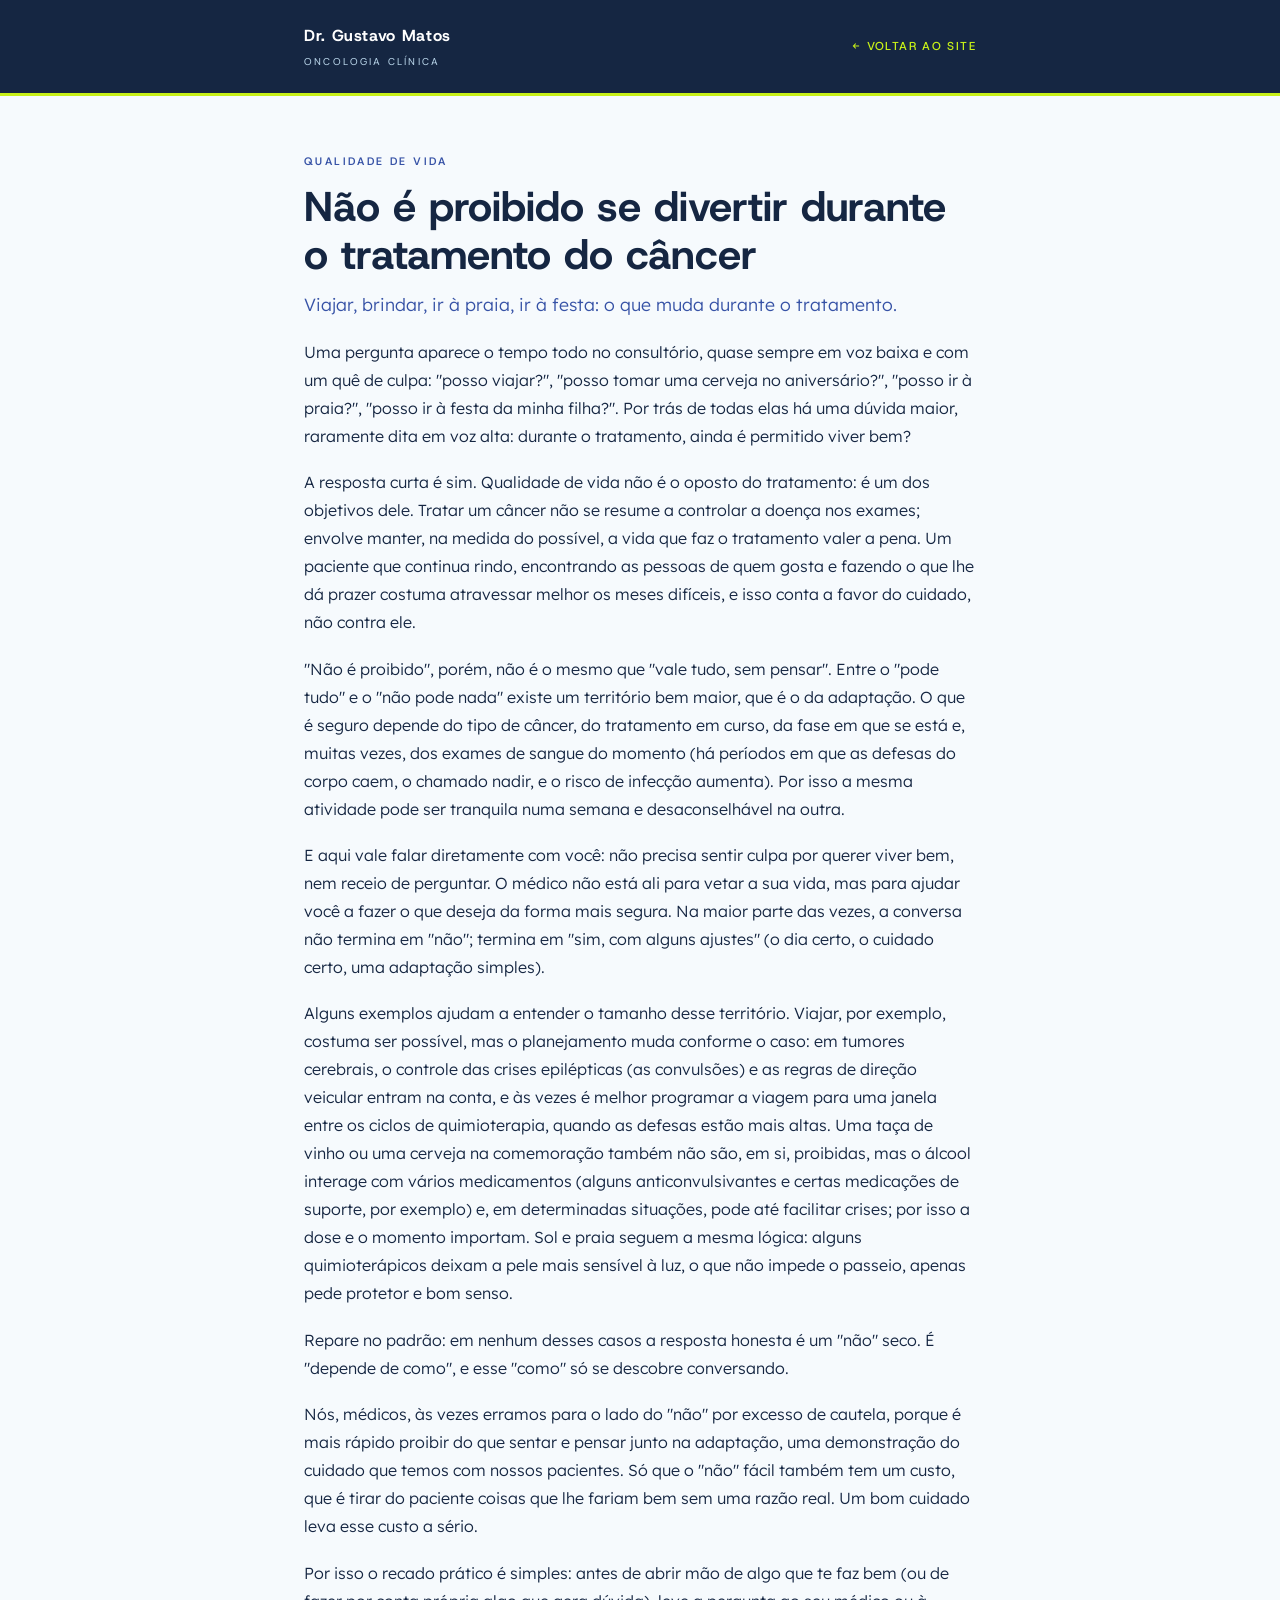
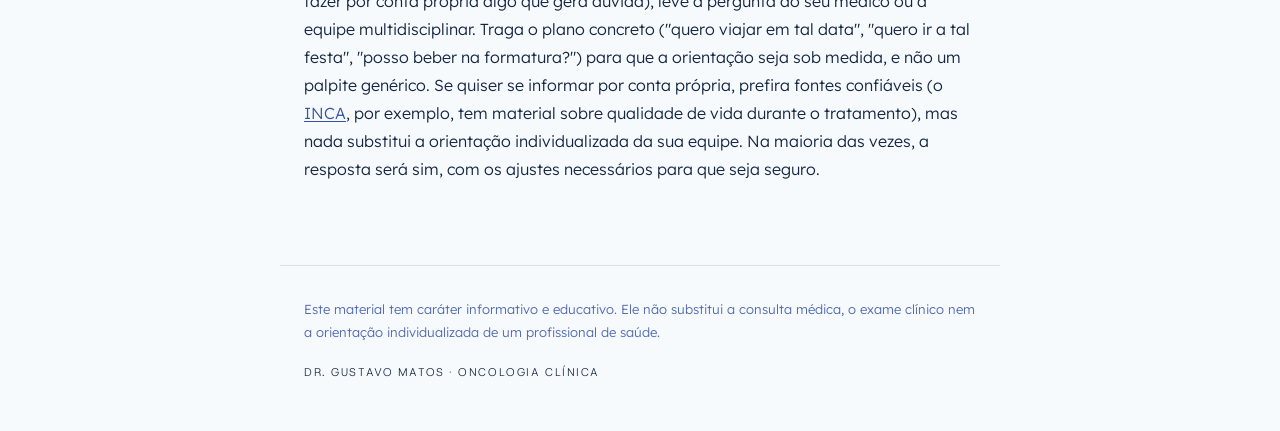
<file: materiais/nao-e-proibido-divertir.html>
<!DOCTYPE html>
<html lang="pt-BR">
<head>
  <meta charset="UTF-8" />
  <meta name="viewport" content="width=device-width, initial-scale=1.0" />
  <title>Não é proibido se divertir durante o tratamento do câncer | Dr. Gustavo Matos</title>
  <meta name="description" content="Viajar, brindar, ir à praia, ir à festa: qualidade de vida também é objetivo do tratamento. O que muda, e por que quase nunca a resposta é um não seco." />
  <link rel="preconnect" href="https://fonts.googleapis.com" />
  <link rel="preconnect" href="https://fonts.gstatic.com" crossorigin />
  <link href="https://fonts.googleapis.com/css2?family=Host+Grotesk:wght@300;400;500;600;700;800&family=Lexend:wght@300;400;500&display=swap" rel="stylesheet" />
  <link rel="stylesheet" href="estilo-materiais.css" />
</head>
<body>

  <header class="material-header">
    <div class="material-header-inner">
      <a href="../index.html" class="material-marca">
        Dr. Gustavo Matos
        <span>Oncologia Clínica</span>
      </a>
      <a href="../index.html" class="material-voltar">← Voltar ao site</a>
    </div>
  </header>

  <main class="material-artigo">
    <div class="material-eyebrow">Qualidade de vida</div>
    <h1>Não é proibido se divertir durante o tratamento do câncer</h1>
    <p class="material-subtitulo">Viajar, brindar, ir à praia, ir à festa: o que muda durante o tratamento.</p>

    <p>Uma pergunta aparece o tempo todo no consultório, quase sempre em voz baixa e com um quê de culpa: "posso viajar?", "posso tomar uma cerveja no aniversário?", "posso ir à praia?", "posso ir à festa da minha filha?". Por trás de todas elas há uma dúvida maior, raramente dita em voz alta: durante o tratamento, ainda é permitido viver bem?</p>

    <p>A resposta curta é sim. Qualidade de vida não é o oposto do tratamento: é um dos objetivos dele. Tratar um câncer não se resume a controlar a doença nos exames; envolve manter, na medida do possível, a vida que faz o tratamento valer a pena. Um paciente que continua rindo, encontrando as pessoas de quem gosta e fazendo o que lhe dá prazer costuma atravessar melhor os meses difíceis, e isso conta a favor do cuidado, não contra ele.</p>

    <p>"Não é proibido", porém, não é o mesmo que "vale tudo, sem pensar". Entre o "pode tudo" e o "não pode nada" existe um território bem maior, que é o da adaptação. O que é seguro depende do tipo de câncer, do tratamento em curso, da fase em que se está e, muitas vezes, dos exames de sangue do momento (há períodos em que as defesas do corpo caem, o chamado nadir, e o risco de infecção aumenta). Por isso a mesma atividade pode ser tranquila numa semana e desaconselhável na outra.</p>

    <p>E aqui vale falar diretamente com você: não precisa sentir culpa por querer viver bem, nem receio de perguntar. O médico não está ali para vetar a sua vida, mas para ajudar você a fazer o que deseja da forma mais segura. Na maior parte das vezes, a conversa não termina em "não"; termina em "sim, com alguns ajustes" (o dia certo, o cuidado certo, uma adaptação simples).</p>

    <p>Alguns exemplos ajudam a entender o tamanho desse território. Viajar, por exemplo, costuma ser possível, mas o planejamento muda conforme o caso: em tumores cerebrais, o controle das crises epilépticas (as convulsões) e as regras de direção veicular entram na conta, e às vezes é melhor programar a viagem para uma janela entre os ciclos de quimioterapia, quando as defesas estão mais altas. Uma taça de vinho ou uma cerveja na comemoração também não são, em si, proibidas, mas o álcool interage com vários medicamentos (alguns anticonvulsivantes e certas medicações de suporte, por exemplo) e, em determinadas situações, pode até facilitar crises; por isso a dose e o momento importam. Sol e praia seguem a mesma lógica: alguns quimioterápicos deixam a pele mais sensível à luz, o que não impede o passeio, apenas pede protetor e bom senso.</p>

    <p>Repare no padrão: em nenhum desses casos a resposta honesta é um "não" seco. É "depende de como", e esse "como" só se descobre conversando.</p>

    <p>Nós, médicos, às vezes erramos para o lado do "não" por excesso de cautela, porque é mais rápido proibir do que sentar e pensar junto na adaptação, uma demonstração do cuidado que temos com nossos pacientes. Só que o "não" fácil também tem um custo, que é tirar do paciente coisas que lhe fariam bem sem uma razão real. Um bom cuidado leva esse custo a sério.</p>

    <p>Por isso o recado prático é simples: antes de abrir mão de algo que te faz bem (ou de fazer por conta própria algo que gera dúvida), leve a pergunta ao seu médico ou à equipe multidisciplinar. Traga o plano concreto ("quero viajar em tal data", "quero ir a tal festa", "posso beber na formatura?") para que a orientação seja sob medida, e não um palpite genérico. Se quiser se informar por conta própria, prefira fontes confiáveis (o <a href="https://www.gov.br/inca/pt-br" target="_blank" rel="noopener">INCA</a>, por exemplo, tem material sobre qualidade de vida durante o tratamento), mas nada substitui a orientação individualizada da sua equipe. Na maioria das vezes, a resposta será sim, com os ajustes necessários para que seja seguro.</p>
  </main>

  <footer class="material-footer">
    <p class="material-aviso">
      Este material tem caráter informativo e educativo. Ele não substitui a
      consulta médica, o exame clínico nem a orientação individualizada de um
      profissional de saúde.
    </p>
    <p class="material-footer-marca">Dr. Gustavo Matos · Oncologia Clínica</p>
  </footer>

</body>
</html>
</file>
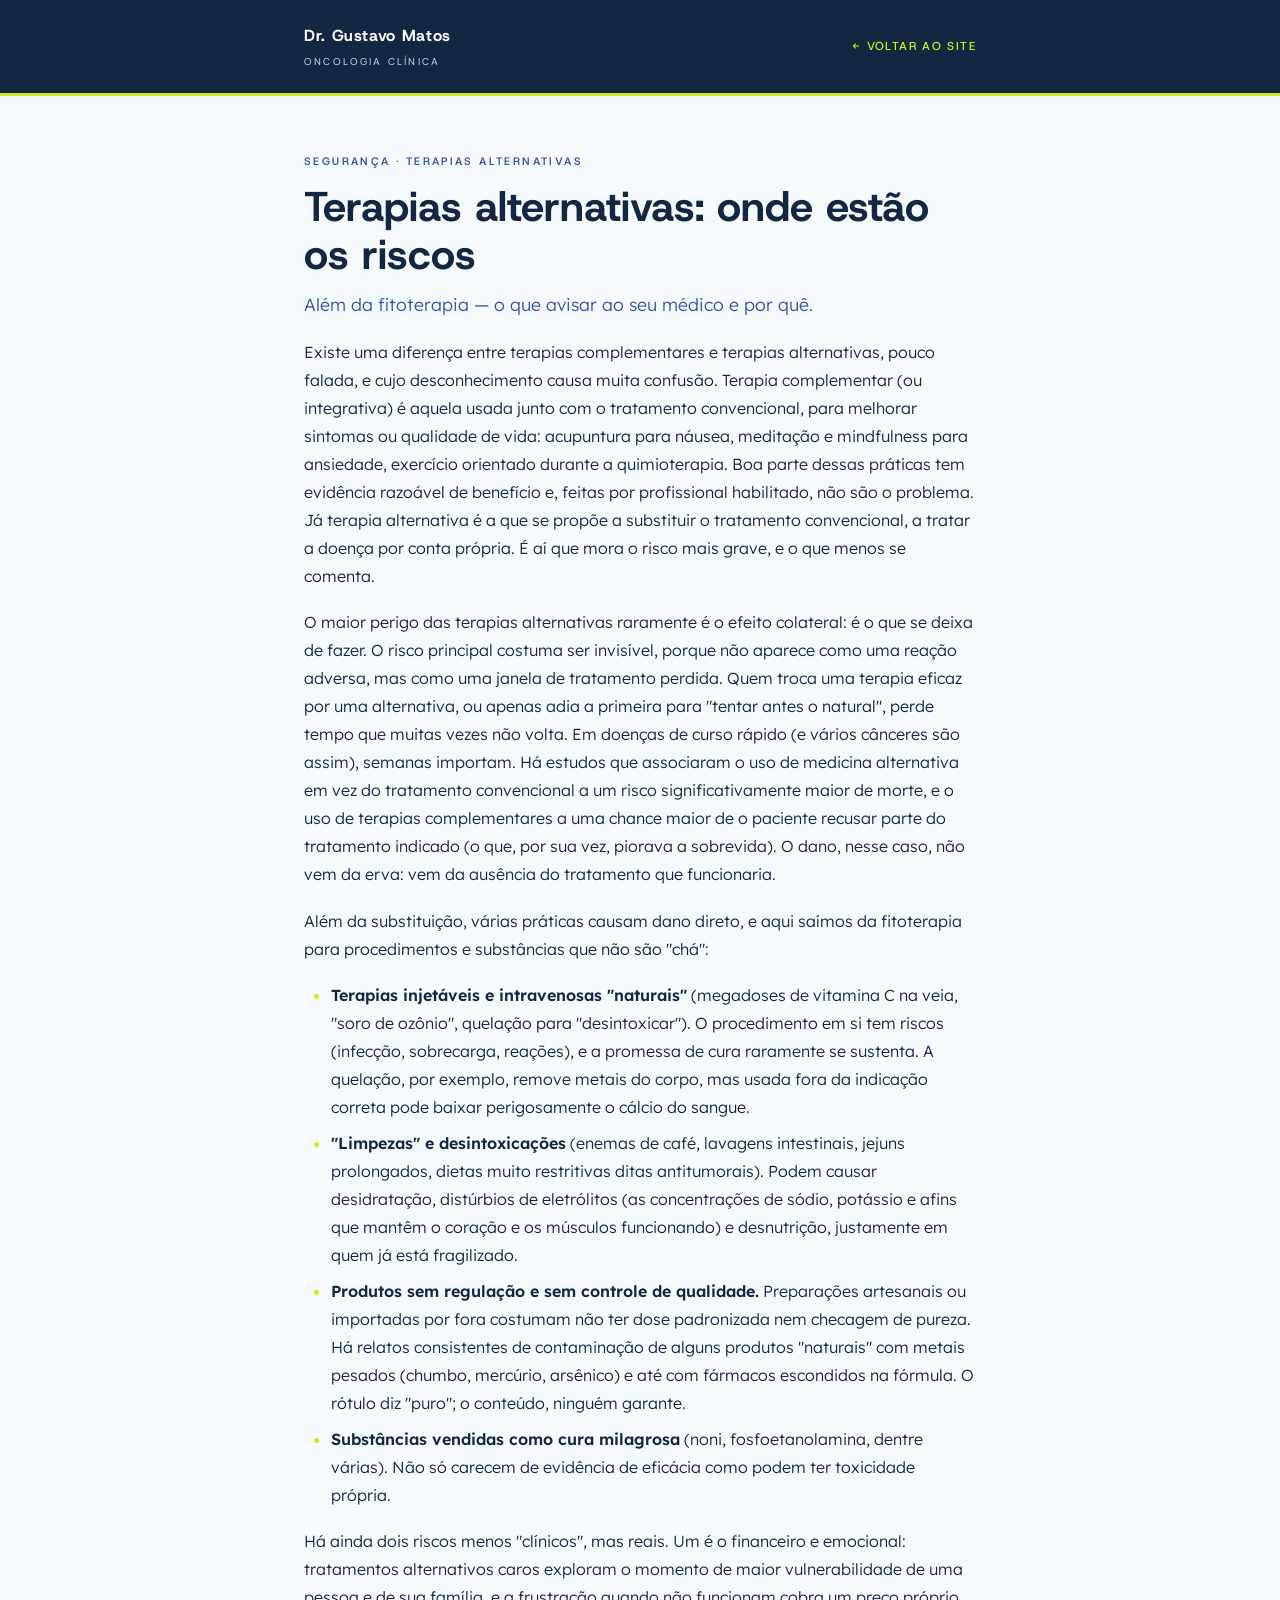
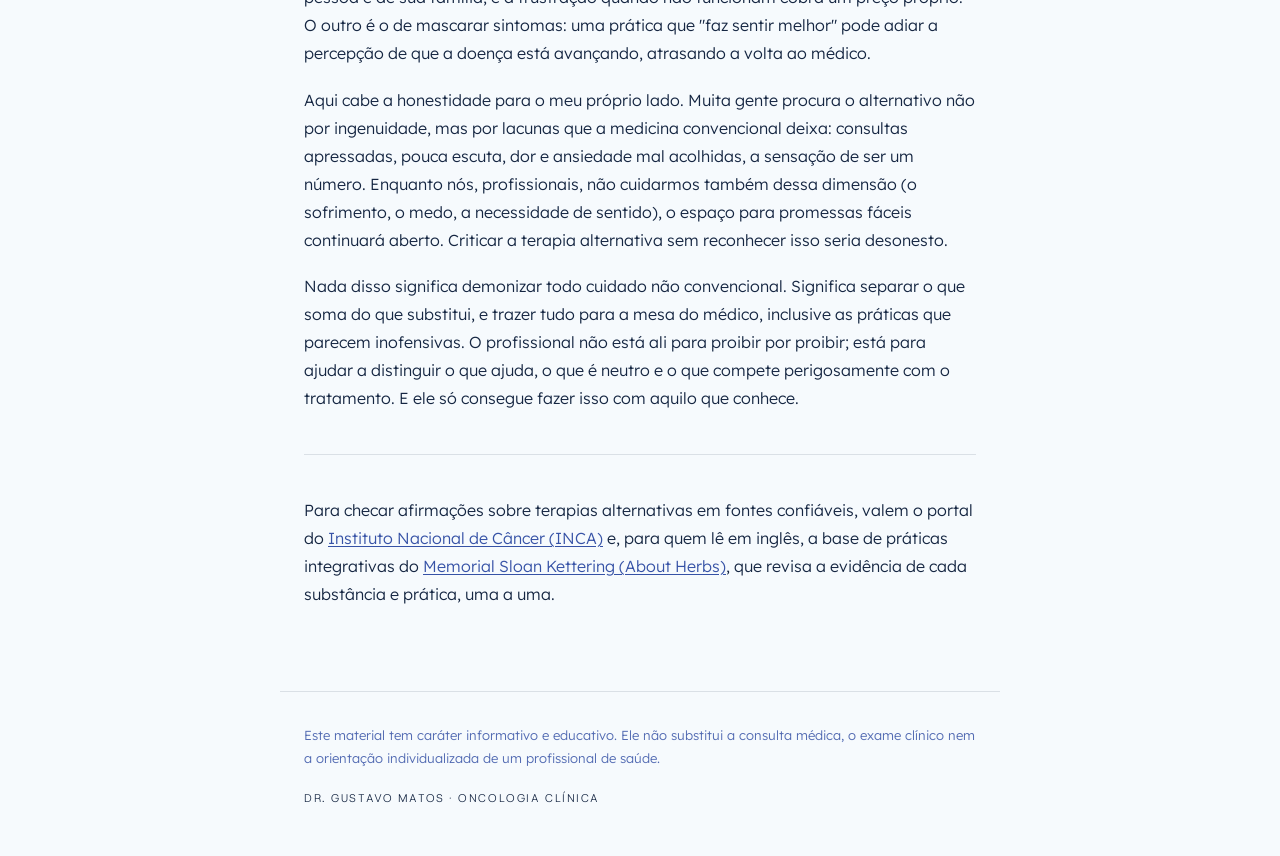
<file: materiais/terapias-alternativas.html>
<!DOCTYPE html>
<html lang="pt-BR">
<head>
  <meta charset="UTF-8" />
  <meta name="viewport" content="width=device-width, initial-scale=1.0" />
  <title>Terapias alternativas: onde estão os riscos | Dr. Gustavo Matos</title>
  <meta name="description" content="Além da fitoterapia: a diferença entre terapia complementar e alternativa, onde estão os riscos reais e o que avisar ao seu médico e por quê." />
  <link rel="preconnect" href="https://fonts.googleapis.com" />
  <link rel="preconnect" href="https://fonts.gstatic.com" crossorigin />
  <link href="https://fonts.googleapis.com/css2?family=Host+Grotesk:wght@300;400;500;600;700;800&family=Lexend:wght@300;400;500&display=swap" rel="stylesheet" />
  <link rel="stylesheet" href="estilo-materiais.css" />
</head>
<body>

  <header class="material-header">
    <div class="material-header-inner">
      <a href="../index.html" class="material-marca">
        Dr. Gustavo Matos
        <span>Oncologia Clínica</span>
      </a>
      <a href="../index.html" class="material-voltar">← Voltar ao site</a>
    </div>
  </header>

  <main class="material-artigo">
    <div class="material-eyebrow">Segurança · Terapias alternativas</div>
    <h1>Terapias alternativas: onde estão os riscos</h1>
    <p class="material-subtitulo">Além da fitoterapia — o que avisar ao seu médico e por quê.</p>

    <p>Existe uma diferença entre terapias complementares e terapias alternativas, pouco falada, e cujo desconhecimento causa muita confusão. Terapia complementar (ou integrativa) é aquela usada junto com o tratamento convencional, para melhorar sintomas ou qualidade de vida: acupuntura para náusea, meditação e mindfulness para ansiedade, exercício orientado durante a quimioterapia. Boa parte dessas práticas tem evidência razoável de benefício e, feitas por profissional habilitado, não são o problema. Já terapia alternativa é a que se propõe a substituir o tratamento convencional, a tratar a doença por conta própria. É aí que mora o risco mais grave, e o que menos se comenta.</p>

    <p>O maior perigo das terapias alternativas raramente é o efeito colateral: é o que se deixa de fazer. O risco principal costuma ser invisível, porque não aparece como uma reação adversa, mas como uma janela de tratamento perdida. Quem troca uma terapia eficaz por uma alternativa, ou apenas adia a primeira para "tentar antes o natural", perde tempo que muitas vezes não volta. Em doenças de curso rápido (e vários cânceres são assim), semanas importam. Há estudos que associaram o uso de medicina alternativa em vez do tratamento convencional a um risco significativamente maior de morte, e o uso de terapias complementares a uma chance maior de o paciente recusar parte do tratamento indicado (o que, por sua vez, piorava a sobrevida). O dano, nesse caso, não vem da erva: vem da ausência do tratamento que funcionaria.</p>

    <p>Além da substituição, várias práticas causam dano direto, e aqui saímos da fitoterapia para procedimentos e substâncias que não são "chá":</p>
    <ul>
      <li><strong>Terapias injetáveis e intravenosas "naturais"</strong> (megadoses de vitamina C na veia, "soro de ozônio", quelação para "desintoxicar"). O procedimento em si tem riscos (infecção, sobrecarga, reações), e a promessa de cura raramente se sustenta. A quelação, por exemplo, remove metais do corpo, mas usada fora da indicação correta pode baixar perigosamente o cálcio do sangue.</li>
      <li><strong>"Limpezas" e desintoxicações</strong> (enemas de café, lavagens intestinais, jejuns prolongados, dietas muito restritivas ditas antitumorais). Podem causar desidratação, distúrbios de eletrólitos (as concentrações de sódio, potássio e afins que mantêm o coração e os músculos funcionando) e desnutrição, justamente em quem já está fragilizado.</li>
      <li><strong>Produtos sem regulação e sem controle de qualidade.</strong> Preparações artesanais ou importadas por fora costumam não ter dose padronizada nem checagem de pureza. Há relatos consistentes de contaminação de alguns produtos "naturais" com metais pesados (chumbo, mercúrio, arsênico) e até com fármacos escondidos na fórmula. O rótulo diz "puro"; o conteúdo, ninguém garante.</li>
      <li><strong>Substâncias vendidas como cura milagrosa</strong> (noni, fosfoetanolamina, dentre várias). Não só carecem de evidência de eficácia como podem ter toxicidade própria.</li>
    </ul>

    <p>Há ainda dois riscos menos "clínicos", mas reais. Um é o financeiro e emocional: tratamentos alternativos caros exploram o momento de maior vulnerabilidade de uma pessoa e de sua família, e a frustração quando não funcionam cobra um preço próprio. O outro é o de mascarar sintomas: uma prática que "faz sentir melhor" pode adiar a percepção de que a doença está avançando, atrasando a volta ao médico.</p>

    <p>Aqui cabe a honestidade para o meu próprio lado. Muita gente procura o alternativo não por ingenuidade, mas por lacunas que a medicina convencional deixa: consultas apressadas, pouca escuta, dor e ansiedade mal acolhidas, a sensação de ser um número. Enquanto nós, profissionais, não cuidarmos também dessa dimensão (o sofrimento, o medo, a necessidade de sentido), o espaço para promessas fáceis continuará aberto. Criticar a terapia alternativa sem reconhecer isso seria desonesto.</p>

    <p>Nada disso significa demonizar todo cuidado não convencional. Significa separar o que soma do que substitui, e trazer tudo para a mesa do médico, inclusive as práticas que parecem inofensivas. O profissional não está ali para proibir por proibir; está para ajudar a distinguir o que ajuda, o que é neutro e o que compete perigosamente com o tratamento. E ele só consegue fazer isso com aquilo que conhece.</p>

    <hr class="material-sep" />

    <p>Para checar afirmações sobre terapias alternativas em fontes confiáveis, valem o portal do <a href="https://www.gov.br/inca" target="_blank" rel="noopener">Instituto Nacional de Câncer (INCA)</a> e, para quem lê em inglês, a base de práticas integrativas do <a href="https://www.mskcc.org/cancer-care/diagnosis-treatment/symptom-management/integrative-medicine/herbs" target="_blank" rel="noopener">Memorial Sloan Kettering (About Herbs)</a>, que revisa a evidência de cada substância e prática, uma a uma.</p>
  </main>

  <footer class="material-footer">
    <p class="material-aviso">
      Este material tem caráter informativo e educativo. Ele não substitui a
      consulta médica, o exame clínico nem a orientação individualizada de um
      profissional de saúde.
    </p>
    <p class="material-footer-marca">Dr. Gustavo Matos · Oncologia Clínica</p>
  </footer>

</body>
</html>
</file>
<file: estilo-materiais.css>
/* ============================================================
   estilo-materiais.css
   Folha de estilo compartilhada pelas páginas de materiais.
   Reaproveita as mesmas variáveis, cores e fontes do index.html
   para manter consistência total com a identidade da marca.
   ------------------------------------------------------------
   NOTA (LGPD): as fontes vêm do Google Fonts, exatamente como no
   index.html — visitar o site já faz essa requisição, então as
   páginas de materiais não introduzem nenhuma exposição nova.
   Se um dia quiser eliminar QUALQUER chamada externa, é possível
   hospedar a Host Grotesk localmente (os .ttf estão na pasta da
   marca, "3. Fontes/Host_Grotesk/") e trocar o <link> por @font-face.
   ============================================================ */

/* ── TOKENS (iguais aos do index.html) ── */
:root {
  --navy:      #152642;
  --blue:      #3652A6;
  --blue-soft: #B5D1E6;
  --off-white: #F6FAFD;
  --lime:      #C7F018;
  --white:     #FFFFFF;
  --text-dark: #152642;
  --text-mid:  #3652A6;

  --font-head: 'Host Grotesk', sans-serif;
  --font-body: 'Lexend', sans-serif;

  --ease-out: cubic-bezier(0.16, 1, 0.3, 1);

  /* leitura */
  --largura-leitura: 720px;
}

*, *::before, *::after { box-sizing: border-box; margin: 0; padding: 0; }

html { font-size: 16px; scroll-behavior: smooth; }

body {
  font-family: var(--font-body);
  font-weight: 300;
  background: var(--off-white);
  color: var(--text-dark);
  line-height: 1.75;
  -webkit-font-smoothing: antialiased;
}

/* ── CABEÇALHO ── */
.material-header {
  background: var(--navy);
  border-bottom: 3px solid var(--lime);
}
.material-header-inner {
  max-width: var(--largura-leitura);
  margin: 0 auto;
  padding: 1.4rem 1.5rem;
  display: flex;
  align-items: center;
  justify-content: space-between;
  gap: 1rem;
  flex-wrap: wrap;
}
.material-marca {
  font-family: var(--font-head);
  font-weight: 700;
  font-size: 1rem;
  letter-spacing: 0.04em;
  color: var(--white);
  text-decoration: none;
}
.material-marca span {
  display: block;
  font-weight: 400;
  font-size: 0.62rem;
  letter-spacing: 0.22em;
  text-transform: uppercase;
  color: var(--blue-soft);
  margin-top: 0.15rem;
}
.material-voltar {
  font-family: var(--font-head);
  font-size: 0.72rem;
  font-weight: 500;
  letter-spacing: 0.12em;
  text-transform: uppercase;
  color: var(--lime);
  text-decoration: none;
  transition: opacity 0.2s var(--ease-out);
}
.material-voltar:hover { opacity: 0.7; }

/* ── ARTIGO ── */
.material-artigo {
  max-width: var(--largura-leitura);
  margin: 0 auto;
  padding: 3.5rem 1.5rem 2rem;
}

.material-eyebrow {
  font-family: var(--font-head);
  font-size: 0.68rem;
  font-weight: 600;
  letter-spacing: 0.22em;
  text-transform: uppercase;
  color: var(--blue);
  margin-bottom: 0.8rem;
}

.material-artigo h1 {
  font-family: var(--font-head);
  font-weight: 700;
  font-size: clamp(1.9rem, 5vw, 2.6rem);
  line-height: 1.15;
  color: var(--navy);
  margin-bottom: 0.6rem;
}

.material-subtitulo {
  font-size: 1.1rem;
  font-weight: 300;
  color: var(--text-mid);
  margin-bottom: 2.2rem;
}

.material-artigo h2 {
  font-family: var(--font-head);
  font-weight: 600;
  font-size: 1.45rem;
  color: var(--navy);
  margin: 2.6rem 0 0.9rem;
}
.material-artigo h3 {
  font-family: var(--font-head);
  font-weight: 600;
  font-size: 1.12rem;
  color: var(--blue);
  margin: 1.8rem 0 0.6rem;
}

.material-artigo p { margin-bottom: 1.15rem; }

.material-artigo a {
  color: var(--blue);
  text-decoration: underline;
  text-underline-offset: 2px;
}

.material-artigo ul,
.material-artigo ol {
  margin: 0 0 1.15rem 1.3rem;
  padding-left: 0.4rem;
}
.material-artigo li { margin-bottom: 0.5rem; }
.material-artigo ul li::marker { color: var(--lime); }

.material-artigo strong { font-weight: 600; color: var(--navy); }

/* destaque / citação */
.material-artigo blockquote {
  border-left: 3px solid var(--lime);
  background: var(--white);
  padding: 1rem 1.3rem;
  margin: 1.6rem 0;
  border-radius: 0 8px 8px 0;
  color: var(--text-mid);
  font-style: italic;
}

hr.material-sep {
  border: none;
  border-top: 1px solid rgba(21, 38, 66, 0.12);
  margin: 2.6rem 0;
}

/* ── RODAPÉ ── */
.material-footer {
  max-width: var(--largura-leitura);
  margin: 2rem auto 0;
  padding: 2rem 1.5rem 3rem;
  border-top: 1px solid rgba(21, 38, 66, 0.12);
}
.material-aviso {
  font-size: 0.82rem;
  color: var(--text-mid);
  opacity: 0.85;
  margin-bottom: 1.2rem;
}
.material-footer-marca {
  font-family: var(--font-head);
  font-size: 0.7rem;
  letter-spacing: 0.14em;
  text-transform: uppercase;
  color: var(--navy);
}
.material-footer a { color: var(--blue); text-decoration: none; }
.material-footer a:hover { text-decoration: underline; }

/* ── RESPONSIVO ── */
@media (max-width: 520px) {
  .material-artigo { padding-top: 2.4rem; }
  .material-header-inner { padding: 1.1rem 1.2rem; }
}
</file>
<file: materiais/estilo-materiais.css>
/* ============================================================
   estilo-materiais.css
   Folha de estilo compartilhada pelas páginas de materiais.
   Reaproveita as mesmas variáveis, cores e fontes do index.html
   para manter consistência total com a identidade da marca.
   ------------------------------------------------------------
   NOTA (LGPD): as fontes vêm do Google Fonts, exatamente como no
   index.html — visitar o site já faz essa requisição, então as
   páginas de materiais não introduzem nenhuma exposição nova.
   Se um dia quiser eliminar QUALQUER chamada externa, é possível
   hospedar a Host Grotesk localmente (os .ttf estão na pasta da
   marca, "3. Fontes/Host_Grotesk/") e trocar o <link> por @font-face.
   ============================================================ */

/* ── TOKENS (iguais aos do index.html) ── */
:root {
  --navy:      #152642;
  --blue:      #3652A6;
  --blue-soft: #B5D1E6;
  --off-white: #F6FAFD;
  --lime:      #C7F018;
  --white:     #FFFFFF;
  --text-dark: #152642;
  --text-mid:  #3652A6;

  --font-head: 'Host Grotesk', sans-serif;
  --font-body: 'Lexend', sans-serif;

  --ease-out: cubic-bezier(0.16, 1, 0.3, 1);

  /* leitura */
  --largura-leitura: 720px;
}

*, *::before, *::after { box-sizing: border-box; margin: 0; padding: 0; }

html { font-size: 16px; scroll-behavior: smooth; }

body {
  font-family: var(--font-body);
  font-weight: 300;
  background: var(--off-white);
  color: var(--text-dark);
  line-height: 1.75;
  -webkit-font-smoothing: antialiased;
}

/* ── CABEÇALHO ── */
.material-header {
  background: var(--navy);
  border-bottom: 3px solid var(--lime);
}
.material-header-inner {
  max-width: var(--largura-leitura);
  margin: 0 auto;
  padding: 1.4rem 1.5rem;
  display: flex;
  align-items: center;
  justify-content: space-between;
  gap: 1rem;
  flex-wrap: wrap;
}
.material-marca {
  font-family: var(--font-head);
  font-weight: 700;
  font-size: 1rem;
  letter-spacing: 0.04em;
  color: var(--white);
  text-decoration: none;
}
.material-marca span {
  display: block;
  font-weight: 400;
  font-size: 0.62rem;
  letter-spacing: 0.22em;
  text-transform: uppercase;
  color: var(--blue-soft);
  margin-top: 0.15rem;
}
.material-voltar {
  font-family: var(--font-head);
  font-size: 0.72rem;
  font-weight: 500;
  letter-spacing: 0.12em;
  text-transform: uppercase;
  color: var(--lime);
  text-decoration: none;
  transition: opacity 0.2s var(--ease-out);
}
.material-voltar:hover { opacity: 0.7; }

/* ── ARTIGO ── */
.material-artigo {
  max-width: var(--largura-leitura);
  margin: 0 auto;
  padding: 3.5rem 1.5rem 2rem;
}

.material-eyebrow {
  font-family: var(--font-head);
  font-size: 0.68rem;
  font-weight: 600;
  letter-spacing: 0.22em;
  text-transform: uppercase;
  color: var(--blue);
  margin-bottom: 0.8rem;
}

.material-artigo h1 {
  font-family: var(--font-head);
  font-weight: 700;
  font-size: clamp(1.9rem, 5vw, 2.6rem);
  line-height: 1.15;
  color: var(--navy);
  margin-bottom: 0.6rem;
}

.material-subtitulo {
  font-size: 1.1rem;
  font-weight: 300;
  color: var(--text-mid);
  margin-bottom: 2.2rem;
}

.material-artigo h2 {
  font-family: var(--font-head);
  font-weight: 600;
  font-size: 1.45rem;
  color: var(--navy);
  margin: 2.6rem 0 0.9rem;
}
.material-artigo h3 {
  font-family: var(--font-head);
  font-weight: 600;
  font-size: 1.12rem;
  color: var(--blue);
  margin: 1.8rem 0 0.6rem;
}

.material-artigo p { margin-bottom: 1.15rem; }

.material-artigo a {
  color: var(--blue);
  text-decoration: underline;
  text-underline-offset: 2px;
}

.material-artigo ul,
.material-artigo ol {
  margin: 0 0 1.15rem 1.3rem;
  padding-left: 0.4rem;
}
.material-artigo li { margin-bottom: 0.5rem; }
.material-artigo ul li::marker { color: var(--lime); }

.material-artigo strong { font-weight: 600; color: var(--navy); }

/* destaque / citação */
.material-artigo blockquote {
  border-left: 3px solid var(--lime);
  background: var(--white);
  padding: 1rem 1.3rem;
  margin: 1.6rem 0;
  border-radius: 0 8px 8px 0;
  color: var(--text-mid);
  font-style: italic;
}

hr.material-sep {
  border: none;
  border-top: 1px solid rgba(21, 38, 66, 0.12);
  margin: 2.6rem 0;
}

/* ── RODAPÉ ── */
.material-footer {
  max-width: var(--largura-leitura);
  margin: 2rem auto 0;
  padding: 2rem 1.5rem 3rem;
  border-top: 1px solid rgba(21, 38, 66, 0.12);
}
.material-aviso {
  font-size: 0.82rem;
  color: var(--text-mid);
  opacity: 0.85;
  margin-bottom: 1.2rem;
}
.material-footer-marca {
  font-family: var(--font-head);
  font-size: 0.7rem;
  letter-spacing: 0.14em;
  text-transform: uppercase;
  color: var(--navy);
}
.material-footer a { color: var(--blue); text-decoration: none; }
.material-footer a:hover { text-decoration: underline; }

/* ── RESPONSIVO ── */
@media (max-width: 520px) {
  .material-artigo { padding-top: 2.4rem; }
  .material-header-inner { padding: 1.1rem 1.2rem; }
}
</file>
